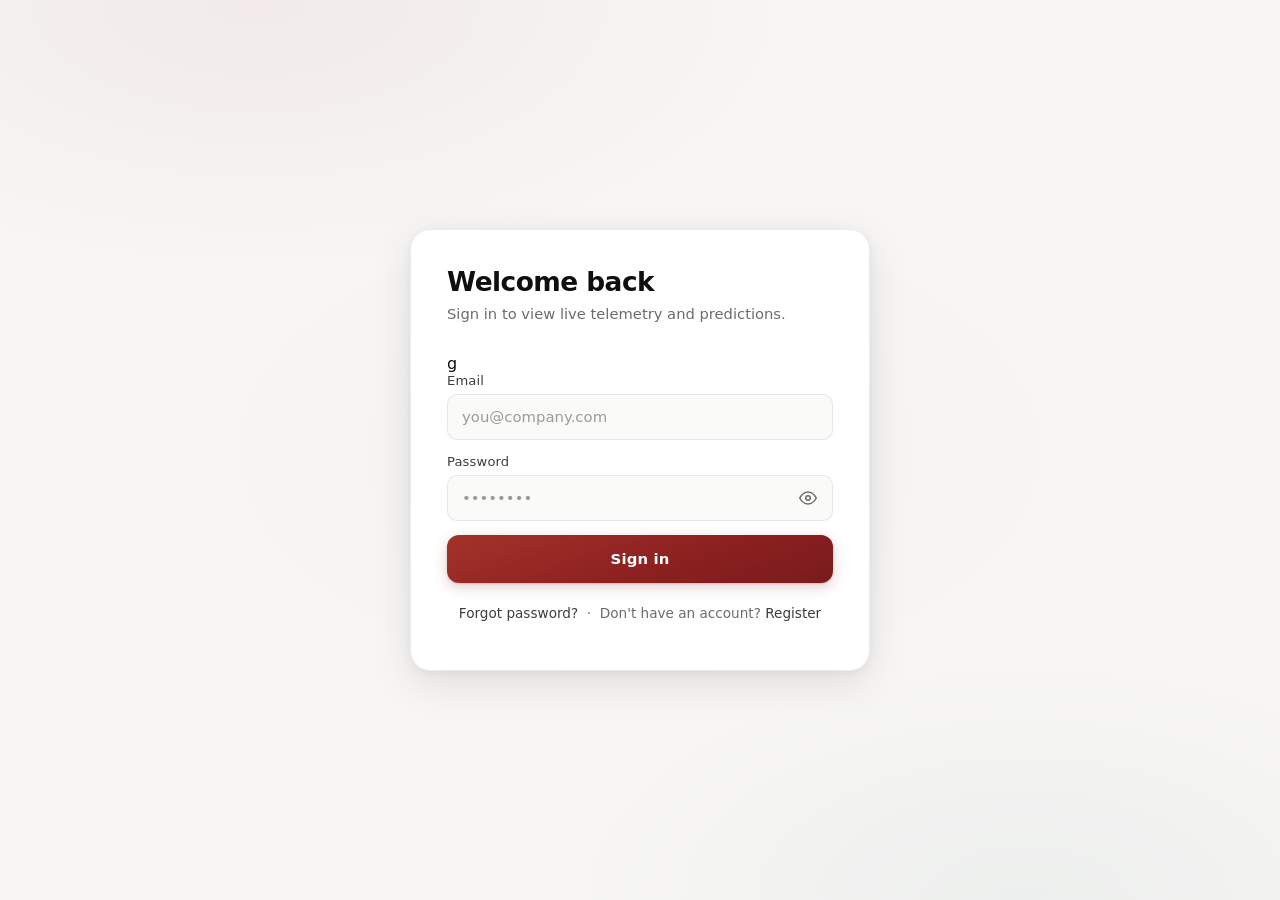
<file: frontend/authentication/change-password.html>
<!DOCTYPE html>
<html lang="en">
<head>
    <meta charset="utf-8">
    <meta name="viewport" content="width=device-width, initial-scale=1">
    <title>Change Password</title>
    <link rel="stylesheet" href="auth-shared.css">
    <!-- Theme-aware favicons using media queries -->
    <link rel="icon" type="image/svg+xml" href="../assets/favicon/favicon-light.svg" media="(prefers-color-scheme: light)">
    <link rel="icon" type="image/svg+xml" href="../assets/favicon/favicon-dark.svg" media="(prefers-color-scheme: dark)">
</head>
<body class="auth-page-body">
    <div class="auth-shell">
        <div class="auth-card">
            <h2>Change your password</h2>
            <p class="subtitle">You'll need your current password to confirm.</p>

            <div class="banner error" id="errorBanner"></div>
            <div class="banner success" id="successBanner"></div>

            <form id="changeForm">
                <div class="field">
                    <label for="currentPassword">Current password</label>
                    <input type="password" id="currentPassword" required autocomplete="current-password" placeholder="••••••••">
                </div>
                <div class="field">
                    <label for="newPassword">New password</label>
                    <input type="password" id="newPassword" required autocomplete="new-password" placeholder="••••••••">
                </div>
                <p class="password-rules" id="passwordRules">
                    Must be 8+ characters with an uppercase letter, lowercase letter, digit, and special character.
                </p>
                <button class="cta" type="submit" id="submitButton">Update password</button>
            </form>

            <p class="auth-links">
                <a href="../dashboard/index.html">Back to dashboard</a>
            </p>
        </div>
    </div>

    <script src="auth-shared.js"></script>
    <script>
        Auth.requireAuth();

        const form = document.getElementById('changeForm');
        const errorBanner = document.getElementById('errorBanner');
        const successBanner = document.getElementById('successBanner');
        const submitButton = document.getElementById('submitButton');
        const newPasswordInput = document.getElementById('newPassword');
        const passwordRules = document.getElementById('passwordRules');

        function showError(message) {
            successBanner.classList.remove('visible');
            errorBanner.textContent = message;
            errorBanner.classList.add('visible');
        }

        newPasswordInput.addEventListener('input', () => {
            const value = newPasswordInput.value;
            const checks = [
                [value.length >= 8, '8+ characters'],
                [/[A-Z]/.test(value), 'an uppercase letter'],
                [/[a-z]/.test(value), 'a lowercase letter'],
                [/\d/.test(value), 'a digit'],
                [/[^A-Za-z0-9]/.test(value), 'a special character'],
            ];
            const missing = checks.filter(([ok]) => !ok).map(([, label]) => label);
            passwordRules.textContent = missing.length
                ? `Still needs: ${missing.join(', ')}.`
                : 'Looks good!';
            passwordRules.style.color = missing.length ? 'var(--error)' : 'var(--success)';
        });

        form.addEventListener('submit', async (e) => {
            e.preventDefault();
            errorBanner.classList.remove('visible');
            successBanner.classList.remove('visible');
            submitButton.disabled = true;
            submitButton.textContent = 'Updating…';

            const current_password = document.getElementById('currentPassword').value;
            const new_password = newPasswordInput.value;

            try {
                const response = await Auth.authedFetch('/api/auth/change-password', {
                    method: 'POST',
                    headers: { 'Content-Type': 'application/json' },
                    body: JSON.stringify({ current_password, new_password }),
                });
                const data = await response.json();

                if (!response.ok) {
                    showError(data.detail || 'Could not update password.');
                    return;
                }

                successBanner.textContent = data.message;
                successBanner.classList.add('visible');
                form.reset();
                passwordRules.textContent = 'Must be 8+ characters with an uppercase letter, lowercase letter, digit, and special character.';
                passwordRules.style.color = 'var(--muted)';
            } catch (err) {
                showError('Could not reach the server.');
            } finally {
                submitButton.disabled = false;
                submitButton.textContent = 'Update password';
            }
        });
    </script>
</body>
</html>
</file>
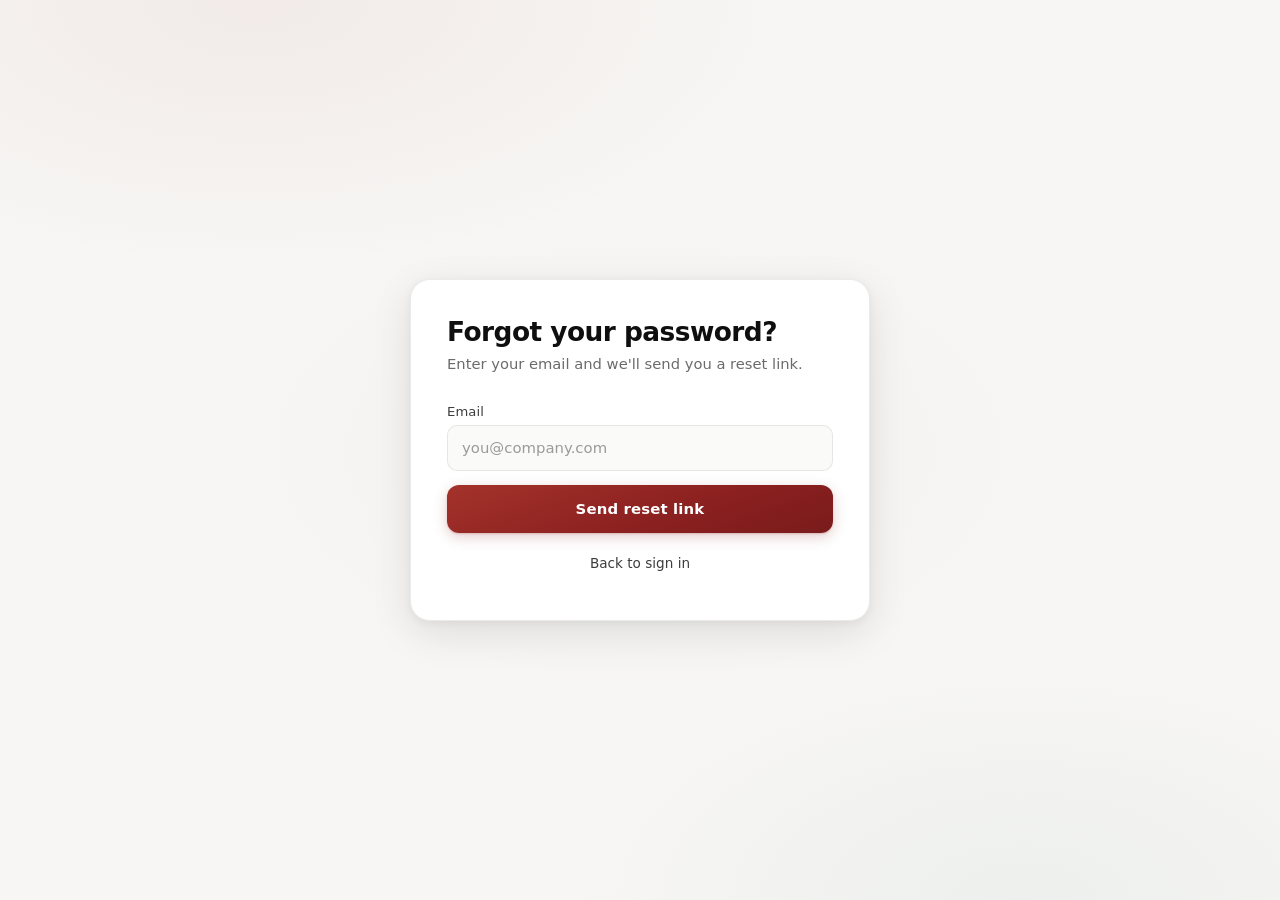
<file: frontend/authentication/forgot-password.html>
<!DOCTYPE html>
<html lang="en">
<head>
    <meta charset="utf-8">
    <meta name="viewport" content="width=device-width, initial-scale=1">
    <title>Forgot Password — Predictive Maintenance System</title>
    <link rel="stylesheet" href="auth-shared.css">
    <link rel="icon" type="image/svg+xml" href="../assets/favicon/favicon-light.svg">
</head>
<body class="auth-page-body">
    <div class="auth-shell">
        <div class="auth-card">
            <h2>Forgot your password?</h2>
            <p class="subtitle">Enter your email and we'll send you a reset link.</p>

            <div class="banner success" id="successBanner"></div>

            <form id="forgotForm">
                <div class="field">
                    <label for="email">Email</label>
                    <input type="email" id="email" name="email" required autocomplete="email" placeholder="you@company.com">
                </div>
                <button class="cta" type="submit" id="submitButton">Send reset link</button>
            </form>

            <p class="auth-links">
                <a href="login.html">Back to sign in</a>
            </p>
        </div>
    </div>

    <script src="auth-shared.js"></script>
    <script>
        const form = document.getElementById('forgotForm');
        const successBanner = document.getElementById('successBanner');
        const submitButton = document.getElementById('submitButton');

        form.addEventListener('submit', async (e) => {
            e.preventDefault();
            submitButton.disabled = true;
            submitButton.textContent = 'Sending…';

            const email = document.getElementById('email').value.trim();

            try {
                const response = await fetch(`${API_BASE}/api/auth/forgot-password`, {
                    method: 'POST',
                    headers: { 'Content-Type': 'application/json' },
                    body: JSON.stringify({ email }),
                });
                const data = await response.json();
                successBanner.textContent = data.message || 'If that email is registered, a reset link has been sent.';
                successBanner.classList.add('visible');
                form.reset();
            } catch (err) {
                successBanner.textContent = 'Could not reach the server. Is the backend running?';
                successBanner.classList.add('visible');
            } finally {
                submitButton.disabled = false;
                submitButton.textContent = 'Send reset link';
            }
        });
    </script>
</body>
</html>
</file>
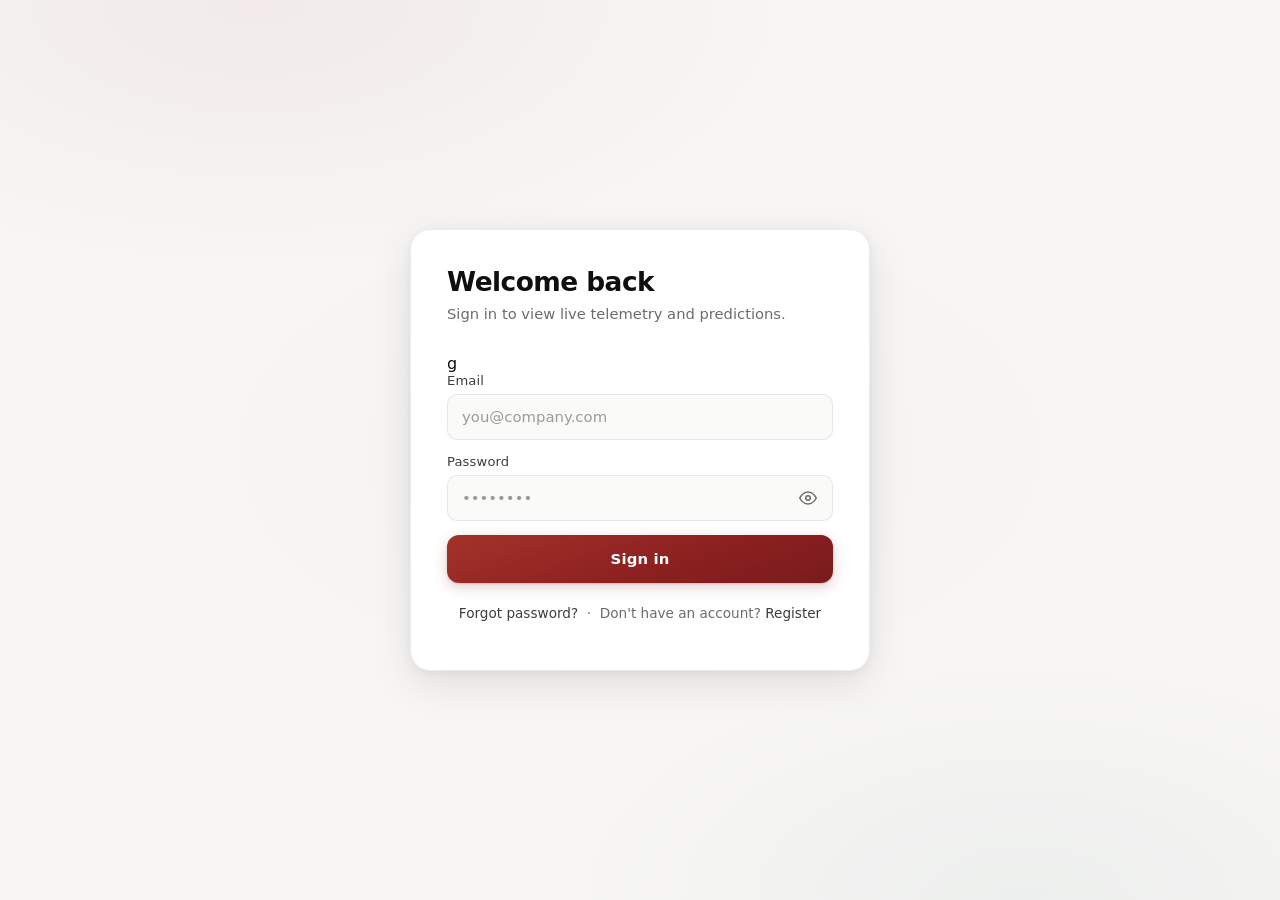
<file: frontend/authentication/login.html>
<!DOCTYPE html>
<html lang="en">
<head>
    <meta charset="utf-8">
    <meta name="viewport" content="width=device-width, initial-scale=1">
    <title>Sign In</title>
    <link rel="stylesheet" href="auth-shared.css">
    <link rel="icon" type="image/svg+xml" href="../assets/favicon/favicon-light.svg">
    <!-- Google Identity Services -->
    <script src="https://accounts.google.com/gsi/client" async defer></script>
</head>
<body class="auth-page-body">
    <div class="auth-shell">
        <div class="auth-card">
            <h2>Welcome back</h2>
            <p class="subtitle">Sign in to view live telemetry and predictions.</p>
g
            <div class="banner error" id="errorBanner"></div>
            <div class="banner success" id="successBanner"></div>

            <form id="loginForm">
                <div class="field">
                    <label for="email">Email</label>
                    <input type="email" id="email" name="email" required autocomplete="email" placeholder="you@company.com">
                </div>
                <div class="field">
                    <label for="password">Password</label>
                    <input type="password" id="password" name="password" required autocomplete="current-password" placeholder="••••••••">
                </div>
                <button class="cta" type="submit" id="submitButton">Sign in</button>
            </form>

            <!-- Google Sign-In divider + button -->
            <div class="auth-divider" id="googleDivider" style="display:none;">or</div>
            <div id="googleBtnContainer" style="display:none; margin-top: 4px;"></div>

            <p class="auth-links">
                <a href="forgot-password.html">Forgot password?</a>
                &nbsp;&middot;&nbsp;
                Don't have an account? <a href="register.html">Register</a>
            </p>
        </div>
    </div>

    <script>
        window.PMS_API_BASE = 'http://127.0.0.1:8000';
    </script>
    <script src="auth-shared.js"></script>
    <script>
        const form          = document.getElementById('loginForm');
        const errorBanner   = document.getElementById('errorBanner');
        const successBanner = document.getElementById('successBanner');
        const submitButton  = document.getElementById('submitButton');

        function showError(message) {
            successBanner.classList.remove('visible');
            errorBanner.innerHTML = message;
            errorBanner.classList.add('visible');
        }

        function showSuccess(message) {
            errorBanner.classList.remove('visible');
            successBanner.innerHTML = message;
            successBanner.classList.add('visible');
        }

        async function readApiResponse(response) {
            const text = await response.text();
            if (!text) return {};
            try {
                return JSON.parse(text);
            } catch {
                return { detail: text };
            }
        }

        function loginErrorMessage(response, data) {
            if (response.status === 401) return data.detail || 'Incorrect email or password.';
            if (response.status === 403) return data.detail || 'This account cannot sign in yet.';
            if (response.status === 422) return data.detail || 'Enter a valid email and password.';
            if (response.status === 429) return 'Too many sign-in attempts. Please wait and try again.';
            if (response.status >= 500) return 'The authentication service is temporarily unavailable.';
            return data.detail || `Sign-in failed (HTTP ${response.status}).`;
        }

        /* ── Email / password login ─────────────────────────────────── */
        form.addEventListener('submit', async (e) => {
            e.preventDefault();
            errorBanner.classList.remove('visible');
            successBanner.classList.remove('visible');
            submitButton.disabled = true;
            submitButton.textContent = 'Signing in…';

            const email    = document.getElementById('email').value.trim();
            const password = document.getElementById('password').value;

            try {
                const response = await fetch(`${API_BASE}/api/auth/login`, {
                    method: 'POST',
                    headers: { 'Content-Type': 'application/json' },
                    body: JSON.stringify({ email, password }),
                });
                const data = await readApiResponse(response);

                if (!response.ok) {
                    // Check if it's an email verification error
                    if (response.status === 403 && data.detail && data.detail.includes('verify your email')) {
                        showVerificationError(email);
                    } else {
                        showError(loginErrorMessage(response, data));
                    }
                    return;
                }

                Auth.saveTokens(data.access_token, data.refresh_token);
                window.location.href = DASHBOARD_PATH;
            } catch (error) {
                if (error?.name === 'AbortError') {
                    showError('Sign-in timed out. Check the backend connection and try again.');
                } else {
                    showError('Could not reach the authentication service. Check the backend connection and try again.');
                }
            } finally {
                submitButton.disabled = false;
                submitButton.textContent = 'Sign in';
            }
        });

        function showVerificationError(email) {
            errorBanner.innerHTML = `
                <div style="display: flex; flex-direction: column; gap: 10px;">
                    <div>Please verify your email address before logging in. Check your inbox for the verification link.</div>
                    <button
                        onclick="resendVerificationEmail('${email}')"
                        style="align-self: flex-start; padding: 8px 14px; background: var(--accent); color: white; border: none; border-radius: 8px; cursor: pointer; font-size: 0.85rem; font-weight: 500; transition: all var(--transition);"
                        onmouseover="this.style.background='var(--accent-hover)'"
                        onmouseout="this.style.background='var(--accent)'"
                    >
                        Resend verification email
                    </button>
                </div>
            `;
            errorBanner.classList.add('visible');
        }

        async function resendVerificationEmail(email) {
            try {
                const response = await fetch(`${API_BASE}/api/auth/resend-verification`, {
                    method: 'POST',
                    headers: { 'Content-Type': 'application/json' },
                    body: JSON.stringify({ email }),
                });
                const data = await response.json();

                if (response.ok) {
                    showSuccess('Verification email sent! Please check your inbox.');
                } else {
                    showError(data.detail || 'Could not resend verification email.');
                }
            } catch {
                showError('Could not reach the server. Please try again.');
            }
        }

        /* ── Google Sign-In ─────────────────────────────────────────── */
        async function handleGoogleCredential(response) {
            errorBanner.classList.remove('visible');
            try {
                const res = await fetch(`${API_BASE}/api/auth/google`, {
                    method: 'POST',
                    headers: { 'Content-Type': 'application/json' },
                    body: JSON.stringify({ id_token: response.credential }),
                });
                const data = await res.json();
                if (!res.ok) { showError(data.detail || 'Google sign-in failed.'); return; }
                Auth.saveTokens(data.access_token, data.refresh_token);
                window.location.href = DASHBOARD_PATH;
            } catch {
                showError('Could not reach the server. Is the backend running?');
            }
        }

        async function initGoogleSignIn() {
            try {
                const res = await fetch(`${API_BASE}/api/auth/config`);
                if (!res.ok) return;
                const { google_client_id } = await res.json();
                if (!google_client_id) return;

                // Reveal UI elements
                document.getElementById('googleDivider').style.display = '';
                document.getElementById('googleBtnContainer').style.display = '';

                // Detect dark mode for button theme
                const isDark = document.documentElement.getAttribute('data-theme') === 'dark';

                google.accounts.id.initialize({
                    client_id: google_client_id,
                    callback: handleGoogleCredential,
                });
                google.accounts.id.renderButton(
                    document.getElementById('googleBtnContainer'),
                    {
                        theme: isDark ? 'filled_black' : 'outline',
                        size: 'large',
                        shape: 'rectangular',
                        width: 388,   /* matches card inner width */
                        text: 'signin_with',
                        logo_alignment: 'center',
                    }
                );
            } catch { /* Google SDK unavailable — silently skip */ }
        }

        // Wait for Google SDK then initialise
        window.addEventListener('load', initGoogleSignIn);
    </script>
</body>
</html>
</file>
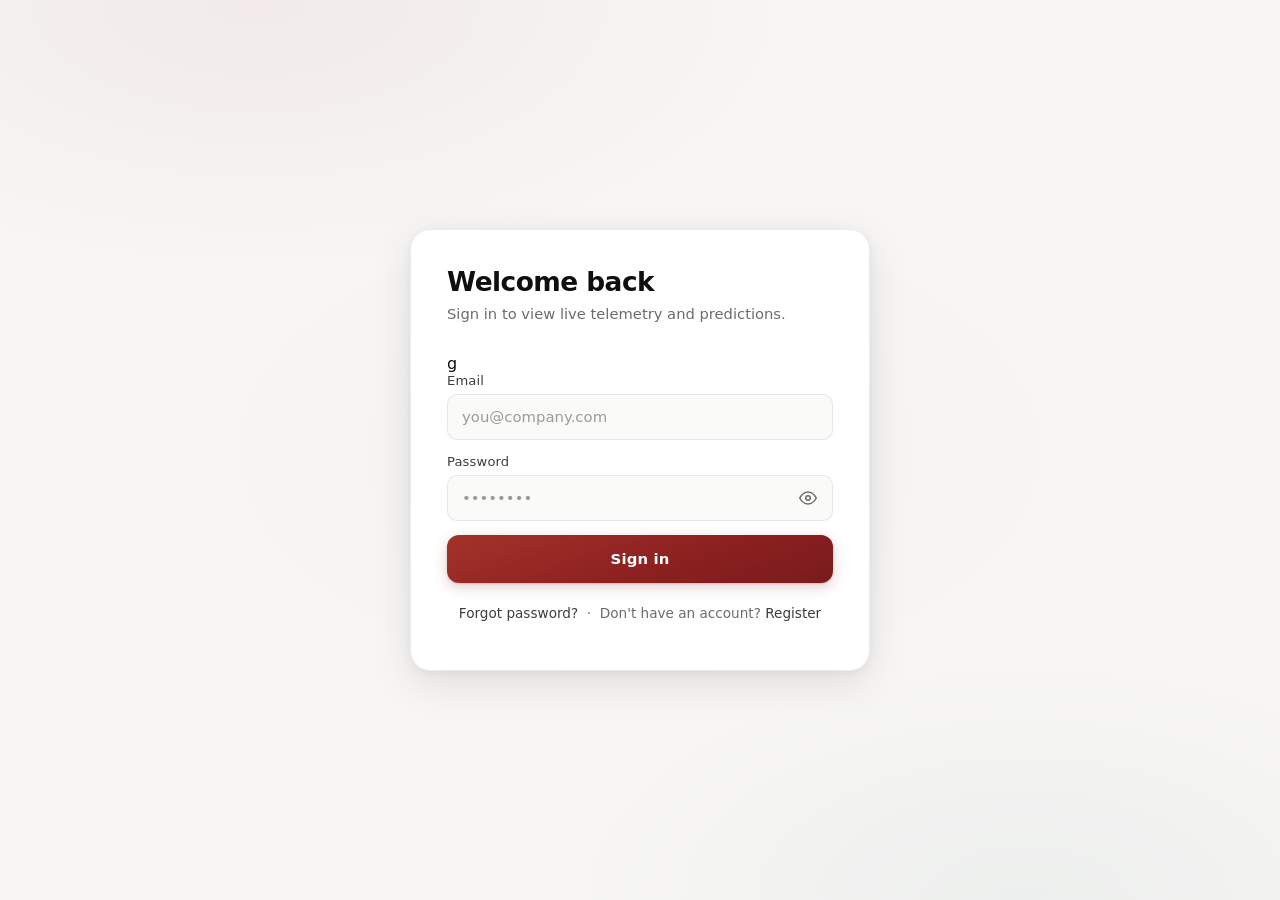
<file: frontend/authentication/profile.html>
<!DOCTYPE html>
<html lang="en">
<head>
    <meta charset="utf-8">
    <meta name="viewport" content="width=device-width, initial-scale=1">
    <title>Profile Settings</title>
    <link rel="stylesheet" href="auth-shared.css">
    <link rel="icon" type="image/svg+xml" href="../assets/favicon/favicon-light.svg">
    <style>
        .profile-row {
            display: flex;
            justify-content: space-between;
            align-items: center;
            padding: 14px 0;
            border-bottom: 1px solid var(--border);
        }
        .profile-row:last-child { border-bottom: none; }
        .profile-row .label {
            color: var(--muted);
            font-size: 0.85rem;
            font-weight: 700;
            text-transform: uppercase;
            letter-spacing: 0.04em;
        }
        .profile-row .value {
            font-weight: 700;
            text-align: right;
        }
        .badge {
            display: inline-flex;
            align-items: center;
            gap: 6px;
            padding: 4px 10px;
            border-radius: 999px;
            font-size: 0.8rem;
            font-weight: 700;
        }
        .badge.verified { background: rgba(29, 138, 79, 0.1); color: var(--success); }
        .badge.unverified { background: rgba(196, 138, 44, 0.15); color: var(--accent-3); }
        .profile-actions {
            display: flex;
            flex-wrap: wrap;
            gap: 12px;
            margin-top: 24px;
        }
        .profile-actions .cta { flex: 1 1 auto; text-align: center; text-decoration: none; }
        .profile-actions .account-signout-btn { flex: 1 1 auto; }
    </style>
</head>
<body class="auth-page-body">
    <div class="auth-shell" style="max-width: 480px;">
        <div class="auth-card">
            <h2>Profile settings</h2>
            <p class="subtitle">Your account details and quick actions.</p>

            <div id="profileContent">
                <p class="subtitle">Loading your profile…</p>
            </div>

            <div class="profile-actions">
                <a class="cta" href="change-password.html">Change password</a>
                <button class="account-signout-btn" id="signOutButton" type="button" style="padding: 13px 20px;">Sign out</button>
            </div>

            <p class="auth-links">
                <a href="../dashboard/index.html">Back to dashboard</a>
            </p>
        </div>
    </div>

    <script>
        window.PMS_LOGIN_PATH = 'login.html';
    </script>
    <script src="auth-shared.js"></script>
    <script>
        Auth.requireAuth();

        async function loadProfile() {
            const user = await Auth.fetchMe();
            const content = document.getElementById('profileContent');
            if (!user) {
                content.innerHTML = '<p class="subtitle">Could not load your profile.</p>';
                return;
            }

            const verifiedBadge = user.is_verified
                ? '<span class="badge verified">Verified</span>'
                : '<span class="badge unverified">Not verified</span>';

            const joined = new Date(user.created_at);
            const joinedLabel = Number.isNaN(joined.getTime())
                ? '--'
                : joined.toLocaleDateString(undefined, { year: 'numeric', month: 'short', day: 'numeric' });

            content.innerHTML = `
                <div class="profile-row">
                    <span class="label">Full name</span>
                    <span class="value">${user.full_name}</span>
                </div>
                <div class="profile-row">
                    <span class="label">Email</span>
                    <span class="value">${user.email}</span>
                </div>
                <div class="profile-row">
                    <span class="label">Role</span>
                    <span class="value" style="text-transform: capitalize;">${user.role.replace('_', ' ')}</span>
                </div>
                <div class="profile-row">
                    <span class="label">Email status</span>
                    <span class="value">${verifiedBadge}</span>
                </div>
                <div class="profile-row">
                    <span class="label">Member since</span>
                    <span class="value">${joinedLabel}</span>
                </div>
            `;
        }

        document.getElementById('signOutButton').addEventListener('click', () => {
            Auth.logout();
        });

        loadProfile();
    </script>
</body>
</html>
</file>
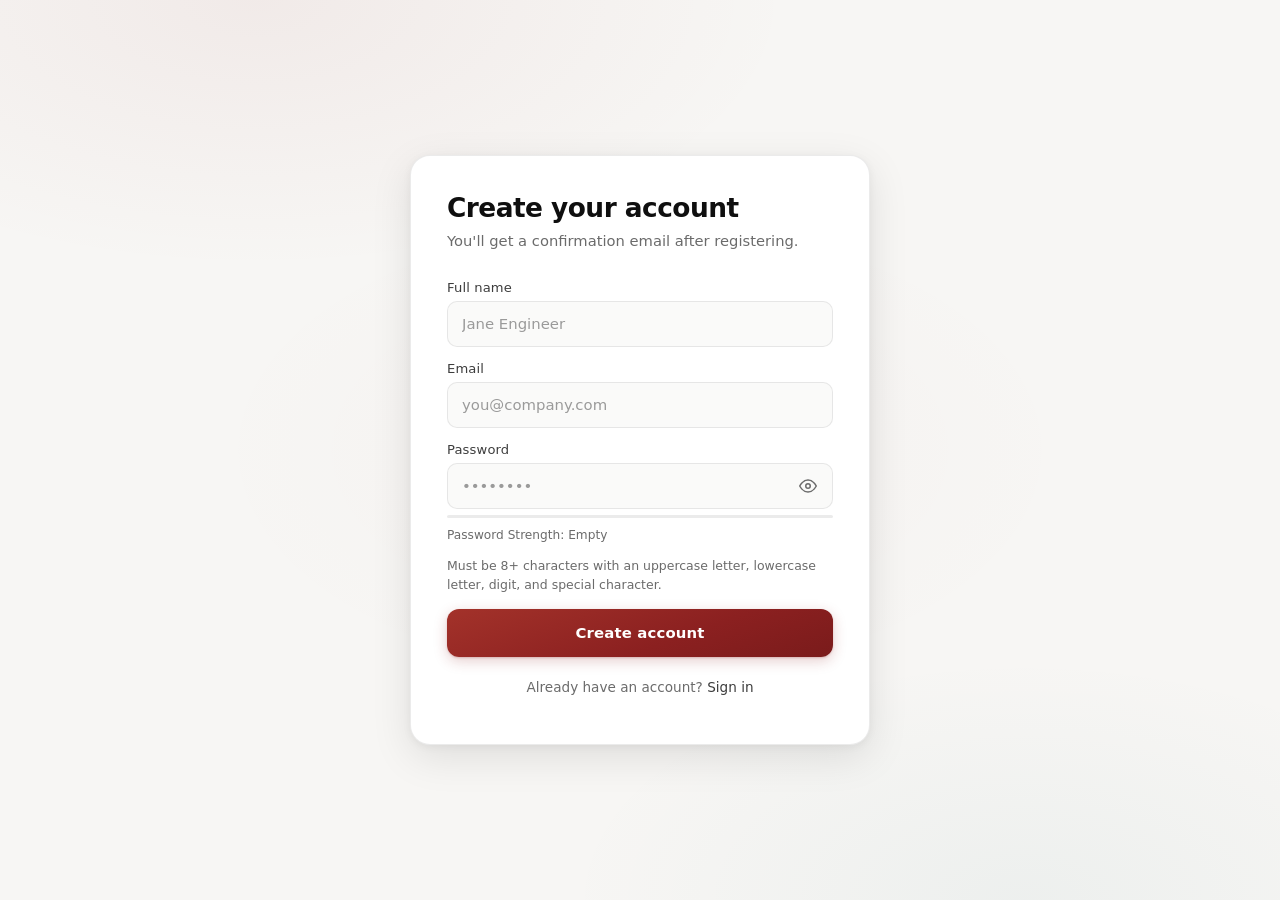
<file: frontend/authentication/register.html>
<!DOCTYPE html>
<html lang="en">
<head>
    <meta charset="utf-8">
    <meta name="viewport" content="width=device-width, initial-scale=1">
    <title>Create Account</title>
    <link rel="stylesheet" href="auth-shared.css">
    <link rel="icon" type="image/svg+xml" href="../assets/favicon/favicon-light.svg">
    <!-- Google Identity Services -->
    <script src="https://accounts.google.com/gsi/client" async defer></script>
</head>
<body class="auth-page-body">
    <div class="auth-shell">
        <div class="auth-card">
            <h2>Create your account</h2>
            <p class="subtitle">You'll get a confirmation email after registering.</p>

            <div class="banner error"   id="errorBanner"></div>
            <div class="banner success" id="successBanner"></div>

            <form id="registerForm">
                <div class="field">
                    <label for="fullName">Full name</label>
                    <input type="text" id="fullName" name="fullName" required autocomplete="name" placeholder="Jane Engineer">
                </div>
                <div class="field">
                    <label for="email">Email</label>
                    <input type="email" id="email" name="email" required autocomplete="email" placeholder="you@company.com">
                </div>
                <div class="field">
                    <label for="password">Password</label>
                    <input type="password" id="password" name="password" required autocomplete="new-password" placeholder="••••••••">
                </div>

                <div class="field" id="confirmPasswordFieldContainer" style="display: none; margin-top: 16px;">
                    <label for="confirmPassword">Re-enter password</label>
                    <input type="password" id="confirmPassword" name="confirmPassword" placeholder="••••••••">
                    <p class="password-rules" id="confirmPasswordError" style="display: none; margin-top: 4px; font-size: 0.8rem; font-weight: 500;"></p>
                </div>

                <p class="password-rules" id="passwordRules">
                    Must be 8+ characters with an uppercase letter, lowercase letter, digit, and special character.
                </p>
                <button class="cta" type="submit" id="submitButton">Create account</button>
            </form>

            <!-- Google Sign-In divider + button -->
            <div class="auth-divider" id="googleDivider" style="display:none;">or sign up with</div>
            <div id="googleBtnContainer" style="display:none; margin-top: 4px;"></div>

            <p class="auth-links">
                Already have an account? <a href="login.html">Sign in</a>
            </p>
        </div>
    </div>

    <script src="auth-shared.js"></script>
    <script>
        const form                    = document.getElementById('registerForm');
        const errorBanner             = document.getElementById('errorBanner');
        const successBanner           = document.getElementById('successBanner');
        const submitButton            = document.getElementById('submitButton');
        const passwordInput           = document.getElementById('password');
        const passwordRules           = document.getElementById('passwordRules');
        const confirmFieldContainer   = document.getElementById('confirmPasswordFieldContainer');
        const confirmPasswordInput    = document.getElementById('confirmPassword');
        const confirmPasswordError    = document.getElementById('confirmPasswordError');

        function showError(message) {
            successBanner.classList.remove('visible');
            errorBanner.textContent = message;
            errorBanner.classList.add('visible');
        }

        function showSuccess(message) {
            errorBanner.classList.remove('visible');
            successBanner.textContent = message;
            successBanner.classList.add('visible');
        }

        async function readApiResponse(response) {
            const text = await response.text();
            if (!text) return {};
            try {
                return JSON.parse(text);
            } catch {
                return { detail: text };
            }
        }

        function registrationErrorMessage(response, data) {
            if (response.status === 409) return data.detail || 'This account cannot be created with those details.';
            if (response.status === 422) {
                return Array.isArray(data.detail)
                    ? data.detail.map(d => d.msg).join(', ')
                    : data.detail || 'Enter valid registration details.';
            }
            if (response.status >= 500) return 'The registration service is temporarily unavailable.';
            return data.detail || `Registration failed (HTTP ${response.status}).`;
        }

        passwordInput.addEventListener('input', () => {
            const value = passwordInput.value;

            confirmFieldContainer.style.display = value.length > 0 ? 'block' : 'none';
            if (value.length === 0) {
                confirmPasswordInput.value = '';
                confirmPasswordError.style.display = 'none';
            }

            const checks = [
                [value.length >= 8,          '8+ characters'],
                [/[A-Z]/.test(value),        'an uppercase letter'],
                [/[a-z]/.test(value),        'a lowercase letter'],
                [/\d/.test(value),           'a digit'],
                [/[^A-Za-z0-9]/.test(value), 'a special character'],
            ];
            const missing = checks.filter(([ok]) => !ok).map(([, label]) => label);
            passwordRules.textContent = missing.length ? `Still needs: ${missing.join(', ')}.` : 'Looks good!';
            passwordRules.style.color = missing.length ? 'var(--error)' : 'var(--success)';

            if (confirmPasswordInput.value.length > 0) validateConfirmPassword();
        });

        function validateConfirmPassword() {
            const match = confirmPasswordInput.value === passwordInput.value;
            if (confirmPasswordInput.value.length === 0) {
                confirmPasswordError.style.display = 'none';
            } else if (!match) {
                confirmPasswordError.textContent = 'Passwords do not match.';
                confirmPasswordError.style.color = 'var(--error)';
                confirmPasswordError.style.display = 'block';
            } else {
                confirmPasswordError.textContent = 'Passwords match!';
                confirmPasswordError.style.color = 'var(--success)';
                confirmPasswordError.style.display = 'block';
            }
        }

        confirmPasswordInput.addEventListener('input', validateConfirmPassword);

        form.addEventListener('submit', async (e) => {
            e.preventDefault();
            errorBanner.classList.remove('visible');
            successBanner.classList.remove('visible');

            if (passwordInput.value !== confirmPasswordInput.value) {
                showError('Passwords do not match.');
                return;
            }

            submitButton.disabled = true;
            submitButton.textContent = 'Creating account…';

            const full_name = document.getElementById('fullName').value.trim();
            const email     = document.getElementById('email').value.trim();
            const password  = passwordInput.value;

            try {
                const response = await fetch(`${API_BASE}/api/auth/register`, {
                    method: 'POST',
                    headers: { 'Content-Type': 'application/json' },
                    body: JSON.stringify({ full_name, email, password }),
                });
                const data = await readApiResponse(response);

                if (!response.ok) {
                    showError(registrationErrorMessage(response, data));
                    return;
                }

                showSuccess('Account created! Check your email for a confirmation link, then sign in.');
                form.reset();
                confirmFieldContainer.style.display = 'none';
                confirmPasswordError.style.display  = 'none';
                passwordRules.textContent = 'Must be 8+ characters with an uppercase letter, lowercase letter, digit, and special character.';
                passwordRules.style.color = 'var(--muted)';
            } catch (error) {
                if (error?.name === 'AbortError') {
                    showError('Registration timed out. Check the backend connection and try again.');
                } else {
                    showError('Could not reach the registration service. Check the backend connection and try again.');
                }
            } finally {
                submitButton.disabled = false;
                submitButton.textContent = 'Create account';
            }
        });

        /* ── Google Sign-In ─────────────────────────────────────────── */
        async function handleGoogleCredential(response) {
            errorBanner.classList.remove('visible');
            try {
                const res = await fetch(`${API_BASE}/api/auth/google`, {
                    method: 'POST',
                    headers: { 'Content-Type': 'application/json' },
                    body: JSON.stringify({ id_token: response.credential }),
                });
                const data = await res.json();
                if (!res.ok) { showError(data.detail || 'Google sign-up failed.'); return; }
                Auth.saveTokens(data.access_token, data.refresh_token);
                window.location.href = DASHBOARD_PATH;
            } catch {
                showError('Could not reach the server. Is the backend running?');
            }
        }

        async function initGoogleSignIn() {
            try {
                const res = await fetch(`${API_BASE}/api/auth/config`);
                if (!res.ok) return;
                const { google_client_id } = await res.json();
                if (!google_client_id) return;

                document.getElementById('googleDivider').style.display    = '';
                document.getElementById('googleBtnContainer').style.display = '';

                const isDark = document.documentElement.getAttribute('data-theme') === 'dark';

                google.accounts.id.initialize({
                    client_id: google_client_id,
                    callback: handleGoogleCredential,
                });
                google.accounts.id.renderButton(
                    document.getElementById('googleBtnContainer'),
                    {
                        theme: isDark ? 'filled_black' : 'outline',
                        size: 'large',
                        shape: 'rectangular',
                        width: 388,
                        text: 'signup_with',
                        logo_alignment: 'center',
                    }
                );
            } catch { /* Google SDK unavailable — silently skip */ }
        }

        window.addEventListener('load', initGoogleSignIn);
    </script>
</body>
</html>
</file>
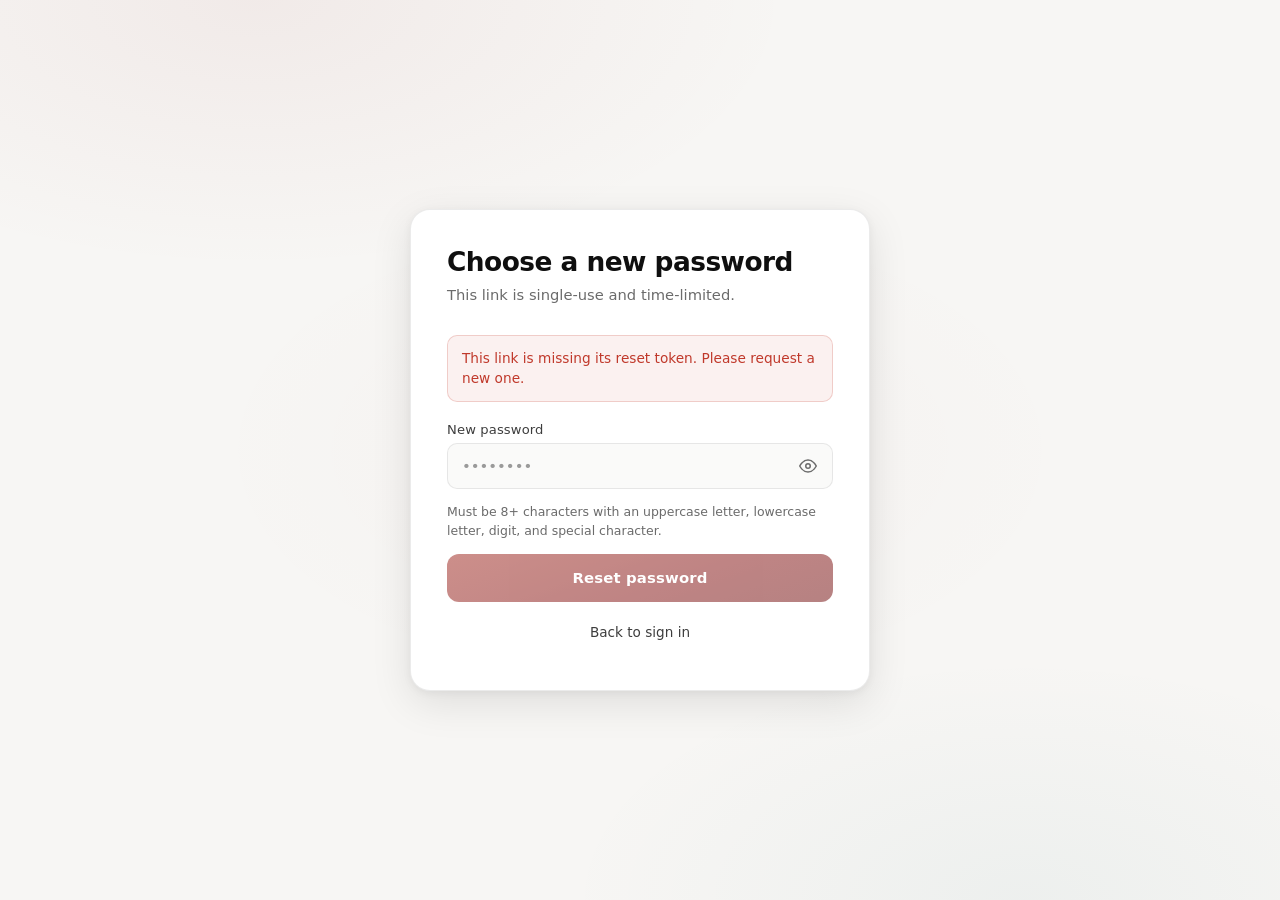
<file: frontend/authentication/reset-password.html>
<!DOCTYPE html>
<html lang="en">
<head>
    <meta charset="utf-8">
    <meta name="viewport" content="width=device-width, initial-scale=1">
    <title>Reset Password</title>
    <link rel="stylesheet" href="auth-shared.css">
    <link rel="icon" type="image/svg+xml" href="../assets/favicon/favicon-light.svg">
</head>
<body class="auth-page-body">
    <div class="auth-shell">
        <div class="auth-card">
            <h2>Choose a new password</h2>
            <p class="subtitle" id="subtitle">This link is single-use and time-limited.</p>

            <div class="banner error" id="errorBanner"></div>
            <div class="banner success" id="successBanner"></div>

            <form id="resetForm">
                <div class="field">
                    <label for="password">New password</label>
                    <input type="password" id="password" name="password" required autocomplete="new-password" placeholder="••••••••">
                </div>
                <p class="password-rules" id="passwordRules">
                    Must be 8+ characters with an uppercase letter, lowercase letter, digit, and special character.
                </p>
                <button class="cta" type="submit" id="submitButton">Reset password</button>
            </form>

            <p class="auth-links">
                <a href="login.html">Back to sign in</a>
            </p>
        </div>
    </div>

    <script src="auth-shared.js"></script>
    <script>
        const form = document.getElementById('resetForm');
        const errorBanner = document.getElementById('errorBanner');
        const successBanner = document.getElementById('successBanner');
        const submitButton = document.getElementById('submitButton');
        const passwordInput = document.getElementById('password');
        const passwordRules = document.getElementById('passwordRules');

        const token = new URLSearchParams(window.location.search).get('token');
        if (!token) {
            errorBanner.textContent = 'This link is missing its reset token. Please request a new one.';
            errorBanner.classList.add('visible');
            form.querySelectorAll('input, button').forEach(el => el.disabled = true);
        }

        function showError(message) {
            successBanner.classList.remove('visible');
            errorBanner.textContent = message;
            errorBanner.classList.add('visible');
        }

        passwordInput.addEventListener('input', () => {
            const value = passwordInput.value;
            const checks = [
                [value.length >= 8, '8+ characters'],
                [/[A-Z]/.test(value), 'an uppercase letter'],
                [/[a-z]/.test(value), 'a lowercase letter'],
                [/\d/.test(value), 'a digit'],
                [/[^A-Za-z0-9]/.test(value), 'a special character'],
            ];
            const missing = checks.filter(([ok]) => !ok).map(([, label]) => label);
            passwordRules.textContent = missing.length
                ? `Still needs: ${missing.join(', ')}.`
                : 'Looks good!';
            passwordRules.style.color = missing.length ? 'var(--error)' : 'var(--success)';
        });

        form.addEventListener('submit', async (e) => {
            e.preventDefault();
            errorBanner.classList.remove('visible');
            submitButton.disabled = true;
            submitButton.textContent = 'Resetting…';

            try {
                const response = await fetch(`${API_BASE}/api/auth/reset-password`, {
                    method: 'POST',
                    headers: { 'Content-Type': 'application/json' },
                    body: JSON.stringify({ token, new_password: passwordInput.value }),
                });
                const data = await response.json();

                if (!response.ok) {
                    showError(data.detail || 'Could not reset password.');
                    return;
                }

                form.style.display = 'none';
                successBanner.textContent = `${data.message} Redirecting to sign in…`;
                successBanner.classList.add('visible');
                setTimeout(() => { window.location.href = 'login.html'; }, 2000);
            } catch (err) {
                showError('Could not reach the server. Is the backend running?');
            } finally {
                submitButton.disabled = false;
                submitButton.textContent = 'Reset password';
            }
        });
    </script>
</body>
</html>
</file>
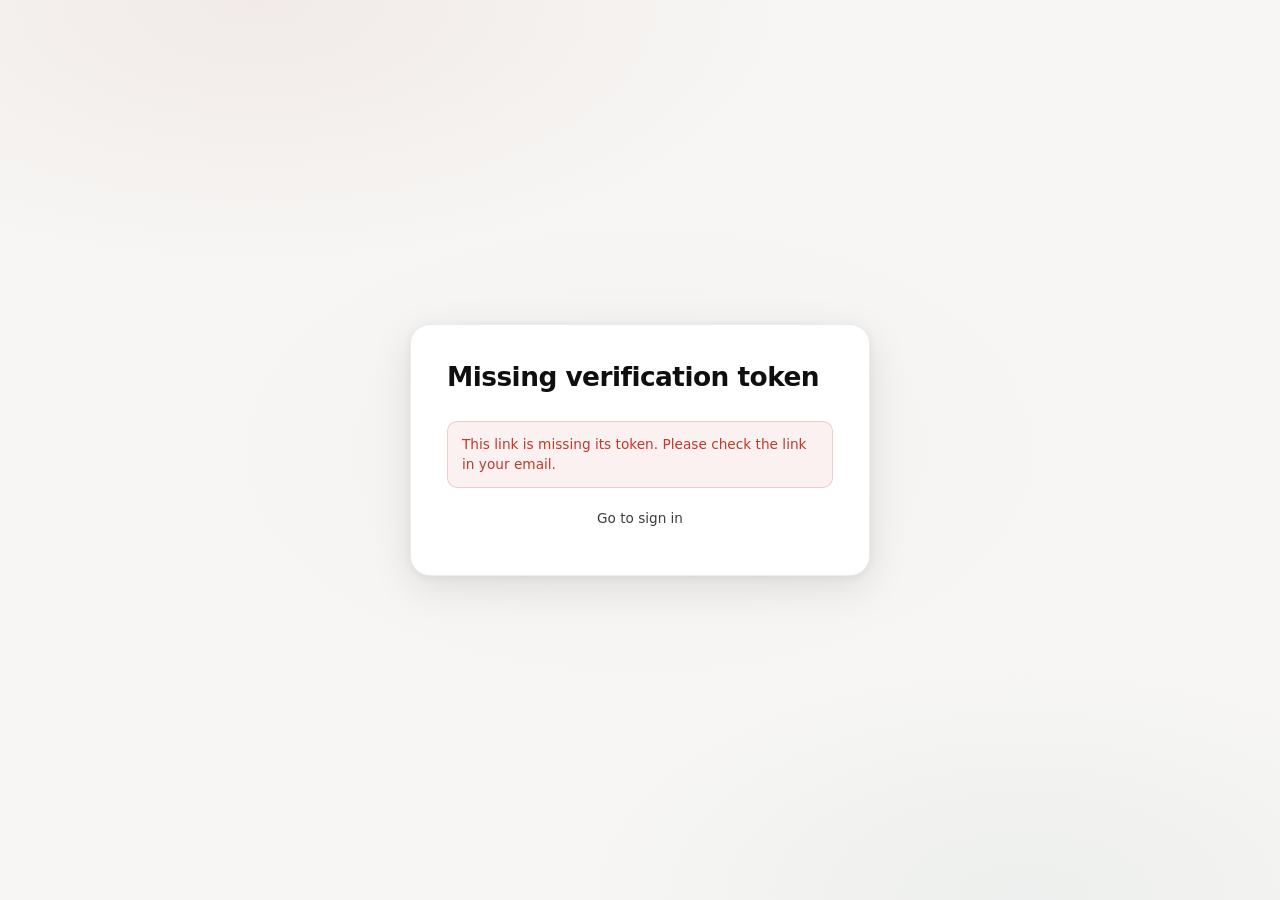
<file: frontend/authentication/verify-email.html>
<!DOCTYPE html>
<html lang="en">
<head>
    <meta charset="utf-8">
    <meta name="viewport" content="width=device-width, initial-scale=1">
    <title>Verify Email</title>
    <link rel="stylesheet" href="auth-shared.css">
    <link rel="icon" type="image/svg+xml" href="../assets/favicon/favicon-light.svg">
</head>
<body class="auth-page-body">
    <div class="auth-shell">
        <div class="auth-card">
            <h2 id="title">Confirming your email…</h2>
            <p class="subtitle" id="subtitle">One moment.</p>

            <div class="banner error" id="errorBanner"></div>
            <div class="banner success" id="successBanner"></div>

            <p class="auth-links">
                <a href="login.html">Go to sign in</a>
            </p>
        </div>
    </div>

    <script>
        const API_BASE = 'http://127.0.0.1:8000';
        const title = document.getElementById('title');
        const subtitle = document.getElementById('subtitle');
        const errorBanner = document.getElementById('errorBanner');
        const successBanner = document.getElementById('successBanner');

        const token = new URLSearchParams(window.location.search).get('token');

        async function verify() {
            if (!token) {
                title.textContent = 'Missing verification token';
                subtitle.textContent = '';
                errorBanner.textContent = 'This link is missing its token. Please check the link in your email.';
                errorBanner.classList.add('visible');
                return;
            }

            try {
                const response = await fetch(`${API_BASE}/api/auth/verify-email?token=${encodeURIComponent(token)}`);
                const data = await response.json();

                if (!response.ok) {
                    title.textContent = 'Verification failed';
                    subtitle.textContent = '';
                    errorBanner.textContent = data.detail || 'This link is invalid or has expired.';
                    errorBanner.classList.add('visible');
                    return;
                }

                title.textContent = 'Email confirmed';
                subtitle.textContent = '';
                successBanner.textContent = data.message;
                successBanner.classList.add('visible');
            } catch (err) {
                title.textContent = 'Could not verify';
                subtitle.textContent = '';
                errorBanner.textContent = 'Could not reach the server. Is the backend running?';
                errorBanner.classList.add('visible');
            }
        }

        verify();
    </script>
</body>
</html>
</file>
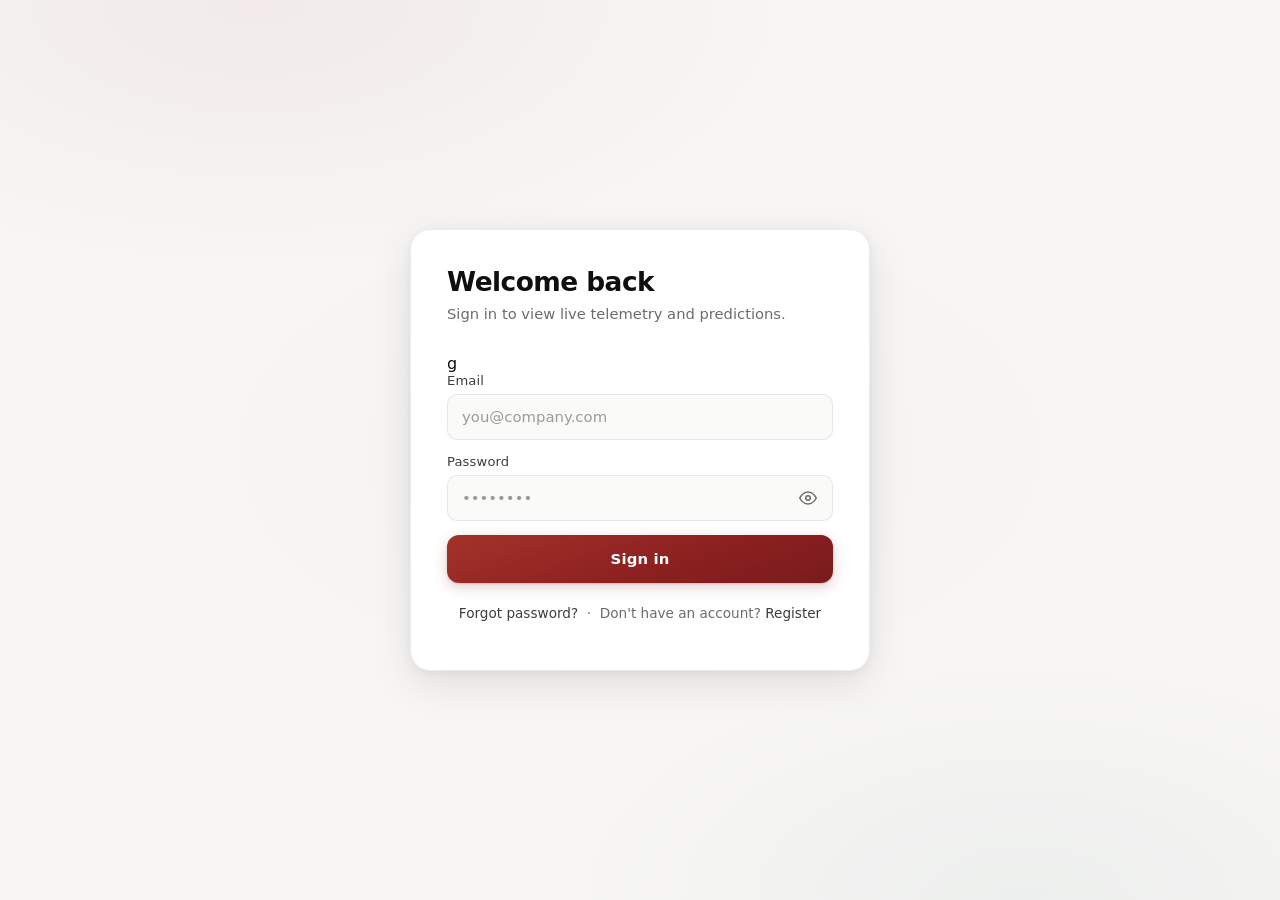
<file: frontend/dashboard/alerts.html>
<!DOCTYPE html>
<html lang="en">

<head>
    <meta charset="utf-8">
    <meta name="viewport" content="width=device-width, initial-scale=1">
    <title>Alert Center - PMS</title>
    <link rel="preconnect" href="https://fonts.googleapis.com">
    <link rel="preconnect" href="https://fonts.gstatic.com" crossorigin>
    <link href="https://fonts.googleapis.com/css2?family=DM+Sans:wght@400;500;700&display=swap" rel="stylesheet">
    <link rel="stylesheet" href="../authentication/auth-shared.css">
    <link rel="stylesheet" href="dashboard.css">
    <link rel="icon" type="image/svg+xml" href="../assets/favicon/favicon-light.svg">
</head>

<body>
    <div class="app-layout">
        <aside class="sidebar">
            <div class="sidebar-brand">
                <a href="index.html" style="display:flex;align-items:center;gap:8px;text-decoration:none;color:inherit;">
                    <img src="../assets/brand/logo-wordmark-light.svg" alt="PMS" class="brand-logo-img brand-logo-light" style="height:28px;">
                    <img src="../assets/brand/logo-wordmark-dark.svg" alt="PMS" class="brand-logo-img brand-logo-dark" style="height:28px;">
                </a>
            </div>
            <nav class="sidebar-nav">
                <a href="index.html" class="nav-item">
                    <svg class="nav-icon" viewBox="0 0 24 24" aria-hidden="true">
                        <rect x="3" y="3" width="7" height="9" rx="1" />
                        <rect x="14" y="3" width="7" height="5" rx="1" />
                        <rect x="14" y="12" width="7" height="9" rx="1" />
                        <rect x="3" y="16" width="7" height="5" rx="1" />
                    </svg>
                    <span>Dashboard</span>
                </a>
                <a href="alerts.html" class="nav-item active" aria-current="page">
                    <svg class="nav-icon" viewBox="0 0 24 24" aria-hidden="true">
                        <path d="M18 8A6 6 0 0 0 6 8c0 7-3 9-3 9h18s-3-2-3-9" />
                        <path d="M13.73 21a2 2 0 0 1-3.46 0" />
                    </svg>
                    <span>Alerts</span>
                </a>
                <a href="anomalies.html" class="nav-item">
                    <svg class="nav-icon" viewBox="0 0 24 24" aria-hidden="true">
                        <polyline points="22 12 18 12 15 21 9 3 6 12 2 12" />
                    </svg>
                    <span>Anomalies</span>
                </a>
                <a href="#" class="nav-item disabled" aria-disabled="true">
                    <!-- Analytics icon -->
                    <svg class="nav-icon" viewBox="0 0 24 24" aria-hidden="true">
                        <line x1="18" y1="20" x2="18" y2="10" />
                        <line x1="12" y1="20" x2="12" y2="4" />
                        <line x1="6" y1="20" x2="6" y2="14" />
                    </svg>
                    <span>Analytics</span>
                </a>
                <!-- Users link: revealed for admin by alerts.js -->
                <a href="users.html" class="nav-item" id="navUsers" style="display:none;">
                    <svg class="nav-icon" viewBox="0 0 24 24" aria-hidden="true">
                        <path d="M17 21v-2a4 4 0 0 0-4-4H5a4 4 0 0 0-4 4v2"/>
                        <circle cx="9" cy="7" r="4"/>
                        <path d="M23 21v-2a4 4 0 0 0-3-3.87M16 3.13a4 4 0 0 1 0 7.75"/>
                    </svg>
                    <span>Users</span>
                </a>
            </nav>
            <div class="sidebar-footer">
                <div id="pms-account-strip">
                    <p class="soft" style="font-size: 0.82rem; margin: 0; text-align: center;">Loading...</p>
                </div>
            </div>
        </aside>

        <main class="main-content">
            <header class="content-header">
                <div class="header-info">
                    <h2>Alert Center</h2>
                    <p>Persisted alerts from RUL threshold evaluation and anomaly detection.</p>
                </div>
                <div class="header-actions">
                    <button class="btn-refresh" id="refreshAlertsBtn">
                        <svg viewBox="0 0 24 24" style="width:16px;height:16px;" aria-hidden="true">
                            <path d="M23 4v6h-6M1 20v-6h6M3.51 9a9 9 0 0 1 14.85-3.36L23 10M1 14l4.64 4.36A9 9 0 0 0 20.49 15" fill="none" stroke="currentColor" stroke-width="2"/>
                        </svg>
                        <span>Refresh</span>
                    </button>
                </div>
            </header>

            <div class="page-shell">
                <section class="metrics-grid" aria-label="Alert summary">
                    <div class="metric-card primary">
                        <div class="tag"><span class="pulse"></span> Open</div>
                        <div class="stat" id="openCount">--</div>
                        <div class="sub">Unacknowledged alerts</div>
                    </div>
                    <div class="metric-card">
                        <div class="tag">Acknowledged</div>
                        <div class="stat" id="ackCount">--</div>
                        <div class="sub">Under investigation</div>
                    </div>
                    <div class="metric-card">
                        <div class="tag">Resolved</div>
                        <div class="stat" id="resolvedCount">--</div>
                        <div class="sub">Closed by admin</div>
                    </div>
                    <div class="metric-card">
                        <div class="tag">Critical</div>
                        <div class="stat" id="criticalCount">--</div>
                        <div class="sub">High-severity open</div>
                    </div>
                </section>

                <section class="content-grid">
                    <article class="panel" style="grid-column: 1 / -1;">
                        <div class="panel-head">
                            <div>
                                <h3>Alert History</h3>
                                <p>Filter and review all persisted alerts. Acknowledge or resolve based on your role.</p>
                            </div>
                            <div style="display:flex;gap:8px;align-items:center;flex-wrap:wrap;">
                                <select id="statusFilter" style="padding:6px 10px;border-radius:8px;border:1px solid var(--border,#ddd);background:var(--surface,#fff);color:inherit;">
                                    <option value="">All statuses</option>
                                    <option value="open">Open</option>
                                    <option value="acknowledged">Acknowledged</option>
                                    <option value="resolved">Resolved</option>
                                </select>
                                <select id="severityFilter" style="padding:6px 10px;border-radius:8px;border:1px solid var(--border,#ddd);background:var(--surface,#fff);color:inherit;">
                                    <option value="">All severities</option>
                                    <option value="warning">Warning</option>
                                    <option value="critical">Critical</option>
                                </select>
                            </div>
                        </div>

                        <div id="alertsError" class="error-box" style="display:none;color:var(--error,#c00);padding:8px 12px;border-radius:8px;background:rgba(200,0,0,0.06);margin-bottom:12px;"></div>

                        <div class="table-scroll">
                            <table id="alertsTable">
                                <thead>
                                    <tr>
                                        <th>Severity</th>
                                        <th>Type</th>
                                        <th>Engine</th>
                                        <th>Run</th>
                                        <th>Cycle</th>
                                        <th>Message</th>
                                        <th>Status</th>
                                        <th>Created</th>
                                        <th style="width:110px;min-width:110px;">Actions</th>
                                    </tr>
                                </thead>
                                <tbody id="alertsBody">
                                    <tr><td colspan="9" class="soft" style="text-align:center;padding:28px;">Loading alerts...</td></tr>
                                </tbody>
                            </table>
                        </div>

                        <div style="display:flex;justify-content:space-between;align-items:center;margin-top:12px;flex-wrap:wrap;gap:8px;">
                            <span class="soft" id="alertsPageInfo" style="font-size:0.85rem;">--</span>
                            <div style="display:flex;gap:8px;">
                                <button id="prevPageBtn" class="btn-refresh" disabled style="opacity:0.5;">Prev</button>
                                <button id="nextPageBtn" class="btn-refresh">Next</button>
                            </div>
                        </div>
                    </article>
                </section>
            </div>
        </main>
    </div>

    <script>
        window.PMS_LOGIN_PATH = '../authentication/login.html';
        window.PMS_CHANGE_PASSWORD_PATH = '../authentication/change-password.html';
        window.PMS_PROFILE_PATH = '../authentication/profile.html';
        window.PMS_API_BASE = 'http://127.0.0.1:8000';
    </script>
    <script src="../authentication/auth-shared.js"></script>
    <script>Auth.requireAuth();</script>
    <script src="alerts.js" defer></script>
</body>

</html>
</file>
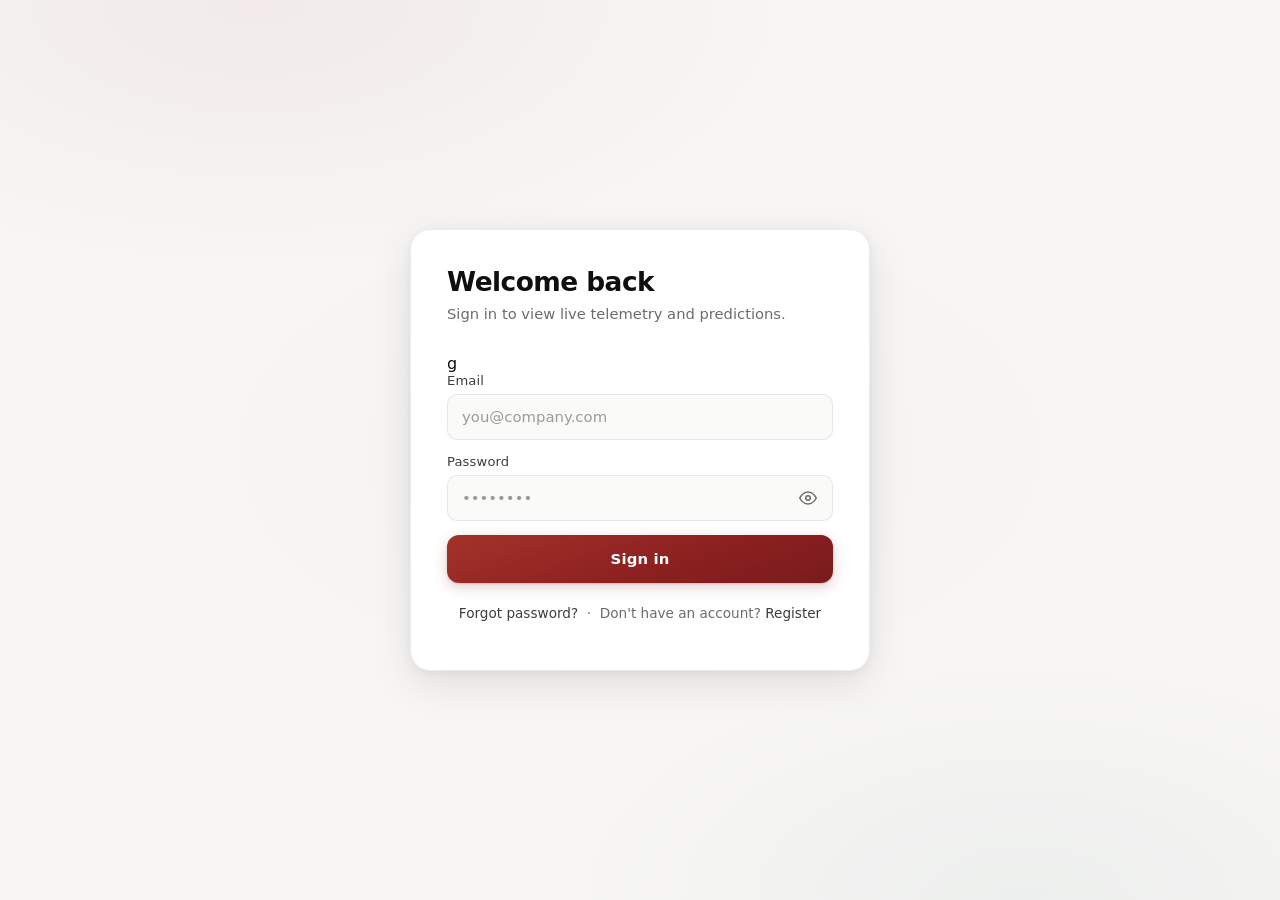
<file: frontend/dashboard/anomalies.html>
<!DOCTYPE html>
<html lang="en">

<head>
    <meta charset="utf-8">
    <meta name="viewport" content="width=device-width, initial-scale=1">
    <title>Anomaly Detection - PMS</title>
    <link rel="preconnect" href="https://fonts.googleapis.com">
    <link rel="preconnect" href="https://fonts.gstatic.com" crossorigin>
    <link href="https://fonts.googleapis.com/css2?family=DM+Sans:wght@400;500;700&display=swap" rel="stylesheet">
    <link rel="stylesheet" href="../authentication/auth-shared.css">
    <link rel="stylesheet" href="dashboard.css">
    <link rel="icon" type="image/svg+xml" href="../assets/favicon/favicon-light.svg">
</head>

<body>
    <div class="app-layout">
        <aside class="sidebar">
            <div class="sidebar-brand">
                <a href="index.html" style="display:flex;align-items:center;gap:8px;text-decoration:none;color:inherit;">
                    <img src="../assets/brand/logo-wordmark-light.svg" alt="PMS" class="brand-logo-img brand-logo-light" style="height:28px;">
                    <img src="../assets/brand/logo-wordmark-dark.svg" alt="PMS" class="brand-logo-img brand-logo-dark" style="height:28px;">
                </a>
            </div>
            <nav class="sidebar-nav">
                <a href="index.html" class="nav-item">
                    <svg class="nav-icon" viewBox="0 0 24 24" aria-hidden="true">
                        <rect x="3" y="3" width="7" height="9" rx="1" />
                        <rect x="14" y="3" width="7" height="5" rx="1" />
                        <rect x="14" y="12" width="7" height="9" rx="1" />
                        <rect x="3" y="16" width="7" height="5" rx="1" />
                    </svg>
                    <span>Dashboard</span>
                </a>
                <a href="alerts.html" class="nav-item">
                    <svg class="nav-icon" viewBox="0 0 24 24" aria-hidden="true">
                        <path d="M18 8A6 6 0 0 0 6 8c0 7-3 9-3 9h18s-3-2-3-9" />
                        <path d="M13.73 21a2 2 0 0 1-3.46 0" />
                    </svg>
                    <span>Alerts</span>
                </a>
                <a href="anomalies.html" class="nav-item active" aria-current="page">
                    <svg class="nav-icon" viewBox="0 0 24 24" aria-hidden="true">
                        <polyline points="22 12 18 12 15 21 9 3 6 12 2 12" />
                    </svg>
                    <span>Anomalies</span>
                </a>
                <a href="#" class="nav-item disabled" aria-disabled="true">
                    <!-- Analytics icon -->
                    <svg class="nav-icon" viewBox="0 0 24 24" aria-hidden="true">
                        <line x1="18" y1="20" x2="18" y2="10" />
                        <line x1="12" y1="20" x2="12" y2="4" />
                        <line x1="6" y1="20" x2="6" y2="14" />
                    </svg>
                    <span>Analytics</span>
                </a>
                <!-- Users link: revealed for admin by anomalies.js -->
                <a href="users.html" class="nav-item" id="navUsers" style="display:none;">
                    <svg class="nav-icon" viewBox="0 0 24 24" aria-hidden="true">
                        <path d="M17 21v-2a4 4 0 0 0-4-4H5a4 4 0 0 0-4 4v2"/>
                        <circle cx="9" cy="7" r="4"/>
                        <path d="M23 21v-2a4 4 0 0 0-3-3.87M16 3.13a4 4 0 0 1 0 7.75"/>
                    </svg>
                    <span>Users</span>
                </a>
            </nav>
            <div class="sidebar-footer">
                <div id="pms-account-strip">
                    <p class="soft" style="font-size: 0.82rem; margin: 0; text-align: center;">Loading...</p>
                </div>
            </div>
        </aside>

        <main class="main-content">
            <header class="content-header">
                <div class="header-info">
                    <h2>Anomaly Detection</h2>
                    <p>Z-score and threshold-based detection over stored telemetry. Run detection and review persisted anomaly events.</p>
                </div>
                <div class="header-actions">
                    <button class="btn-refresh" id="runDetectionBtn">
                        <svg viewBox="0 0 24 24" style="width:16px;height:16px;" aria-hidden="true">
                            <path d="M21 2v6h-6M3 12a9 9 0 0 1 15-6.7L21 8M3 22v-6h6M21 12a9 9 0 0 1-15 6.7L3 16" fill="none" stroke="currentColor" stroke-width="2"/>
                        </svg>
                        <span>Run Detection</span>
                    </button>
                </div>
            </header>

            <div class="page-shell">
                <section class="fleet-context" aria-label="Anomaly detection parameters">
                    <div>
                        <span class="fleet-context-label">Detection target</span>
                        <label for="anomDataset">Dataset</label>
                    </div>
                    <select id="anomDataset" style="max-width:100px;">
                        <option value="FD001" selected>FD001</option>
                        <option value="FD002">FD002</option>
                        <option value="FD003">FD003</option>
                        <option value="FD004">FD004</option>
                    </select>
                    <label for="anomUnit">Unit</label>
                    <input id="anomUnit" type="number" value="1" min="1" max="500" style="width:70px;padding:4px 8px;border-radius:6px;border:1px solid var(--border,#ddd);background:var(--surface,#fff);color:inherit;">
                    <label for="anomRun">Run ID</label>
                    <input id="anomRun" type="text" value="acceptance-fd001-unit1-20261112T0015Z" style="width:260px;padding:4px 8px;border-radius:6px;border:1px solid var(--border,#ddd);background:var(--surface,#fff);color:inherit;font-size:0.82rem;">
                    <p class="fleet-selection-hint" id="anomHint">Run detection against stored telemetry for the selected engine and run.</p>
                </section>

                <section class="metrics-grid" aria-label="Anomaly summary">
                    <div class="metric-card primary">
                        <div class="tag"><span class="pulse"></span> Detected</div>
                        <div class="stat" id="anomTotal">--</div>
                        <div class="sub">Total anomaly events</div>
                    </div>
                    <div class="metric-card">
                        <div class="tag">Critical</div>
                        <div class="stat" id="anomCritical">--</div>
                        <div class="sub">Severity critical</div>
                    </div>
                    <div class="metric-card">
                        <div class="tag">High</div>
                        <div class="stat" id="anomHigh">--</div>
                        <div class="sub">Severity high</div>
                    </div>
                    <div class="metric-card">
                        <div class="tag">Z-score method</div>
                        <div class="stat" id="anomZscore">--</div>
                        <div class="sub">Statistical detections</div>
                    </div>
                </section>

                <section class="content-grid">
                    <article class="panel" style="grid-column: 1 / -1;">
                        <div class="panel-head">
                            <div>
                                <h3>Anomaly Events</h3>
                                <p>Persisted anomaly records from Z-score and threshold detection.</p>
                            </div>
                        </div>

                        <div id="anomError" class="error-box" style="display:none;color:var(--error,#c00);padding:8px 12px;border-radius:8px;background:rgba(200,0,0,0.06);margin-bottom:12px;"></div>

                        <div class="table-scroll">
                            <table id="anomalyTable">
                                <thead>
                                    <tr>
                                        <th>Severity</th>
                                        <th>Sensor</th>
                                        <th>Method</th>
                                        <th>Engine</th>
                                        <th>Run</th>
                                        <th>Cycle</th>
                                        <th>Observed</th>
                                        <th>Score</th>
                                        <th>Timestamp</th>
                                        <th>Alert</th>
                                    </tr>
                                </thead>
                                <tbody id="anomalyBody">
                                    <tr><td colspan="10" class="soft" style="text-align:center;padding:28px;">No anomalies loaded. Click "Run Detection" to evaluate telemetry.</td></tr>
                                </tbody>
                            </table>
                        </div>
                    </article>
                </section>
            </div>
        </main>
    </div>

    <script>
        window.PMS_LOGIN_PATH = '../authentication/login.html';
        window.PMS_CHANGE_PASSWORD_PATH = '../authentication/change-password.html';
        window.PMS_PROFILE_PATH = '../authentication/profile.html';
        window.PMS_API_BASE = 'http://127.0.0.1:8000';
    </script>
    <script src="../authentication/auth-shared.js"></script>
    <script>Auth.requireAuth();</script>
    <script src="anomalies.js" defer></script>
</body>

</html>
</file>
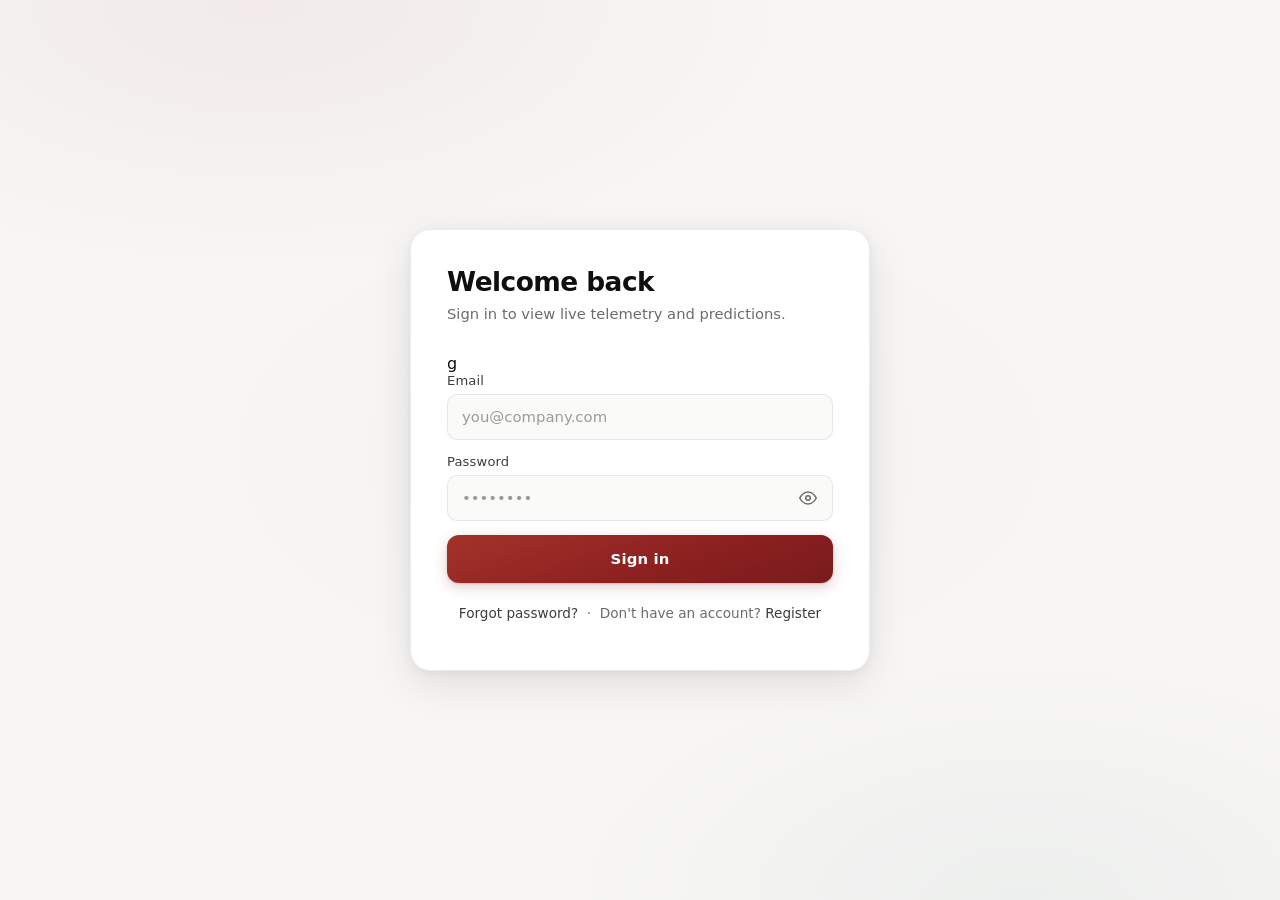
<file: frontend/dashboard/users.html>
<!DOCTYPE html>
<html lang="en">

<head>
    <meta charset="utf-8">
    <meta name="viewport" content="width=device-width, initial-scale=1">
    <title>User Management - PMS</title>
    <link rel="preconnect" href="https://fonts.googleapis.com">
    <link rel="preconnect" href="https://fonts.gstatic.com" crossorigin>
    <link href="https://fonts.googleapis.com/css2?family=DM+Sans:wght@400;500;700&display=swap" rel="stylesheet">
    <link rel="stylesheet" href="../authentication/auth-shared.css">
    <link rel="stylesheet" href="dashboard.css">
    <link rel="icon" type="image/svg+xml" href="../assets/favicon/favicon-light.svg">
</head>

<body>
<div class="app-layout">

    <aside class="sidebar">
        <div class="sidebar-brand">
            <a href="index.html" style="display:flex;align-items:center;gap:8px;text-decoration:none;color:inherit;">
                <img src="../assets/brand/logo-wordmark-light.svg" alt="PMS" class="brand-logo-img brand-logo-light" style="height:28px;">
                <img src="../assets/brand/logo-wordmark-dark.svg" alt="PMS" class="brand-logo-img brand-logo-dark" style="height:28px;">
            </a>
        </div>
        <nav class="sidebar-nav" id="sidebarNav">
            <!-- populated by users.js once role is known -->
        </nav>
        <div class="sidebar-footer">
            <div id="pms-account-strip">
                <p class="soft" style="font-size:0.82rem;margin:0;text-align:center;">Loading…</p>
            </div>
        </div>
    </aside>

    <main class="main-content">
        <header class="content-header">
            <div class="header-info">
                <h2>User Management</h2>
                <p>Assign roles and manage accounts. Administrator access required.</p>
            </div>
            <div class="header-actions">
                <button class="btn-refresh" id="refreshUsersBtn">
                    <svg viewBox="0 0 24 24" style="width:16px;height:16px;" aria-hidden="true">
                        <path d="M23 4v6h-6M1 20v-6h6M3.51 9a9 9 0 0 1 14.85-3.36L23 10M1 14l4.64 4.36A9 9 0 0 0 20.49 15"
                              fill="none" stroke="currentColor" stroke-width="2"/>
                    </svg>
                    <span>Refresh</span>
                </button>
            </div>
        </header>

        <div class="page-shell">

            <!-- toast notification -->
            <div id="toastMsg" style="display:none;padding:10px 18px;border-radius:8px;margin-bottom:16px;font-size:0.9rem;font-weight:500;"></div>

            <!-- access denied banner (shown for non-admins) -->
            <div id="accessDenied" style="display:none;" class="panel" aria-live="assertive">
                <div class="panel-head">
                    <div>
                        <h3 style="color:var(--error,#c00);">Access Restricted</h3>
                        <p>User Management requires Administrator role. Your current role does not have permission to view this page.</p>
                    </div>
                </div>
            </div>

            <!-- users table (admin only) -->
            <section class="content-grid" id="usersSection" style="display:none;">
                <article class="panel" style="grid-column:1/-1;">
                    <div class="panel-head">
                        <div>
                            <h3>Registered Users</h3>
                            <p>Change roles immediately. All changes are audit-logged with actor, target, old role, new role and timestamp.</p>
                        </div>
                        <span class="status-chip" id="userCount">Loading…</span>
                    </div>

                    <div class="table-scroll">
                        <table id="usersTable">
                            <thead>
                                <tr>
                                    <th>Name</th>
                                    <th>Email</th>
                                    <th>Current Role</th>
                                    <th>Status</th>
                                    <th>Provider</th>
                                    <th>Joined</th>
                                    <th>Change Role</th>
                                    <th>Save</th>
                                </tr>
                            </thead>
                            <tbody id="usersBody">
                                <tr><td colspan="8" class="soft" style="text-align:center;padding:28px;">Loading users…</td></tr>
                            </tbody>
                        </table>
                    </div>
                </article>

                <!-- Audit log for role changes -->
                <article class="panel" style="grid-column:1/-1;">
                    <div class="panel-head">
                        <div>
                            <h3>Role Change Audit Log</h3>
                            <p>Recent role assignments from the audit_logs table.</p>
                        </div>
                        <button class="btn-refresh" id="refreshAuditBtn" style="font-size:0.8rem;padding:4px 10px;">Refresh</button>
                    </div>
                    <div class="table-scroll">
                        <table id="auditTable">
                            <thead>
                                <tr>
                                    <th>Timestamp</th>
                                    <th>Actor (Admin)</th>
                                    <th>Event</th>
                                    <th>Detail</th>
                                </tr>
                            </thead>
                            <tbody id="auditBody">
                                <tr><td colspan="4" class="soft" style="text-align:center;padding:16px;">Loading…</td></tr>
                            </tbody>
                        </table>
                    </div>
                </article>
            </section>

        </div><!-- .page-shell -->
    </main>
</div><!-- .app-layout -->

<script>
    window.PMS_API_BASE        = 'http://127.0.0.1:8000';
    window.PMS_LOGIN_PATH      = '../authentication/login.html';
    window.PMS_CHANGE_PASSWORD_PATH = '../authentication/change-password.html';
    window.PMS_PROFILE_PATH    = '../authentication/profile.html';
</script>
<script src="../authentication/auth-shared.js"></script>
<script>Auth.requireAuth();</script>
<script src="users.js" defer></script>
</body>
</html>
</file>
<file: frontend/authentication/auth-shared.css>
/* ═══════════════════════════════════════════════════════════════════
   auth-shared.css — Premium Enterprise Authentication
   PMS · Predictive Maintenance System
   Design language: Stripe · Linear · Vercel · GitHub · OpenAI
   ═══════════════════════════════════════════════════════════════════ */

/* ── Tokens ─────────────────────────────────────────────────────── */
:root {
    --bg:             #F7F6F4;
    --bg-soft:        #EEEDEB;
    --surface:        #FFFFFF;
    --surface-raised: #FAFAF9;
    --text:           #0F0F0F;
    --text-secondary: #3D3D3D;
    --muted:          #6B6B6B;
    --muted-light:    #9A9A9A;
    --accent:         #8B2020;
    --accent-hover:   #7A1B1B;
    --accent-light:   #b84040;
    --accent-2:       #0f5d63;
    --accent-3:       #78828a;
    --border:         rgba(0, 0, 0, 0.08);
    --border-focus:   #8B2020;
    --shadow-sm:      0 1px 2px rgba(0,0,0,0.04), 0 1px 6px rgba(0,0,0,0.04);
    --shadow-md:      0 4px 16px rgba(0,0,0,0.07), 0 1px 4px rgba(0,0,0,0.04);
    --shadow-lg:      0 12px 40px rgba(0,0,0,0.10), 0 2px 8px rgba(0,0,0,0.05);
    --radius-card:    20px;
    --radius-input:   10px;
    --radius-btn:     12px;
    --font:           -apple-system, BlinkMacSystemFont, 'Segoe UI', system-ui, sans-serif;
    --error:          #C0392B;
    --error-bg:       rgba(192, 57, 43, 0.07);
    --error-border:   rgba(192, 57, 43, 0.20);
    --success:        #1A7F4B;
    --success-bg:     rgba(26, 127, 75, 0.07);
    --success-border: rgba(26, 127, 75, 0.20);
    --transition:     180ms cubic-bezier(0.4, 0, 0.2, 1);
}

[data-theme="dark"] {
    --bg:             #111111;
    --bg-soft:        #181818;
    --surface:        #1C1C1C;
    --surface-raised: #242424;
    --text:           #EEEEEE;
    --text-secondary: #CCCCCC;
    --muted:          #888888;
    --muted-light:    #666666;
    --accent:         #C0392B;
    --accent-hover:   #A93226;
    --accent-light:   #E05555;
    --border:         rgba(255,255,255,0.08);
    --border-focus:   #E05555;
    --shadow-sm:      0 1px 3px rgba(0,0,0,0.4);
    --shadow-md:      0 4px 20px rgba(0,0,0,0.5);
    --shadow-lg:      0 16px 48px rgba(0,0,0,0.65);
    --error:          #E05555;
    --error-bg:       rgba(224,85,85,0.08);
    --error-border:   rgba(224,85,85,0.20);
    --success:        #4EC9A0;
    --success-bg:     rgba(78,201,160,0.08);
    --success-border: rgba(78,201,160,0.20);
}

/* ── Reset ──────────────────────────────────────────────────────── */
*, *::before, *::after { box-sizing: border-box; }

html, body { margin: 0; }

/* ── Page body ──────────────────────────────────────────────────── */
body.auth-page-body {
    min-height: 100vh;
    font-family: var(--font);
    font-size: 16px;
    color: var(--text);
    display: flex;
    align-items: center;
    justify-content: center;
    padding: 32px 20px;

    /* Premium layered background */
    background-color: var(--bg);
    background-image:
        radial-gradient(ellipse 70% 50% at 20% 0%,   rgba(139,32,32,0.055) 0%, transparent 60%),
        radial-gradient(ellipse 60% 45% at 80% 100%,  rgba(15,93,99,0.045)  0%, transparent 60%),
        radial-gradient(ellipse 50% 40% at 50% 50%,   rgba(139,32,32,0.018) 0%, transparent 70%);
    background-attachment: fixed;

    transition: background-color var(--transition), color var(--transition);

    /* Page entrance animation */
    animation: auth-page-in 400ms cubic-bezier(0.4, 0, 0.2, 1) both;
}

@keyframes auth-page-in {
    from { opacity: 0; }
    to   { opacity: 1; }
}

/* ── Shell ──────────────────────────────────────────────────────── */
.auth-shell {
    width: 100%;
    max-width: 460px;
    animation: auth-shell-in 480ms cubic-bezier(0.4, 0, 0.2, 1) both;
}

@keyframes auth-shell-in {
    from { opacity: 0; transform: translateY(16px); }
    to   { opacity: 1; transform: translateY(0); }
}

/* ── Brand header ───────────────────────────────────────────────── */
.brand-row {
    display: flex;
    flex-direction: column;
    align-items: center;
    gap: 10px;
    margin-bottom: 24px;
    text-align: center;
}

/* Brand logo mark */
.brand-logo {
    width: 120px;
    height: auto;
    display: block;
    object-fit: contain;
    flex-shrink: 0;
}

/* Theme-aware logo visibility */
.brand-logo-light {
    display: block;
}

.brand-logo-dark {
    display: none;
}

[data-theme="dark"] .brand-logo-light {
    display: none;
}

[data-theme="dark"] .brand-logo-dark {
    display: block;
}

.brand-logo svg {
    width: 22px;
    height: 22px;
    stroke: #fff;
    fill: none;
    stroke-width: 2;
    stroke-linecap: round;
    stroke-linejoin: round;
}

.brand-name {
    margin: 0;
    font-size: 0.9rem;
    font-weight: 600;
    letter-spacing: 0.01em;
    color: var(--text);
}

.brand-tagline {
    margin: 0;
    font-size: 0.78rem;
    color: var(--muted);
    letter-spacing: 0.01em;
}

/* Legacy: if pages only have <h1> inside .brand-row */
.brand-row > h1 {
    margin: 0;
    font-size: 0.92rem;
    font-weight: 600;
    color: var(--text);
    letter-spacing: 0.01em;
}

/* ── Auth card ──────────────────────────────────────────────────── */
.auth-card {
    background: var(--surface);
    border: 1px solid var(--border);
    border-radius: var(--radius-card);
    box-shadow: var(--shadow-lg);
    padding: 36px 36px 32px;
}

.auth-card h2 {
    margin: 0 0 6px;
    font-size: 1.65rem;
    font-weight: 700;
    letter-spacing: -0.02em;
    color: var(--text);
    line-height: 1.2;
}

.auth-card .subtitle {
    margin: 0 0 28px;
    font-size: 0.92rem;
    color: var(--muted);
    line-height: 1.55;
}

/* ── Form fields ────────────────────────────────────────────────── */
.field {
    margin-bottom: 14px;
}

.field label {
    display: block;
    font-size: 0.82rem;
    font-weight: 500;
    color: var(--text-secondary);
    margin-bottom: 6px;
    letter-spacing: 0.01em;
}

.field input {
    width: 100%;
    height: 46px;
    padding: 0 14px;
    border-radius: var(--radius-input);
    border: 1px solid var(--border);
    background: var(--surface-raised);
    font-family: var(--font);
    font-size: 0.93rem;
    color: var(--text);
    outline: none;
    transition:
        border-color var(--transition),
        box-shadow var(--transition),
        background var(--transition);
    -webkit-appearance: none;
}

.field input::placeholder {
    color: var(--muted-light);
}

.field input:hover {
    border-color: rgba(0,0,0,0.18);
}

.field input:focus {
    border-color: var(--border-focus);
    box-shadow: 0 0 0 3px rgba(139,32,32,0.10);
    background: var(--surface);
}

[data-theme="dark"] .field input:hover {
    border-color: rgba(255,255,255,0.16);
}

[data-theme="dark"] .field input:focus {
    box-shadow: 0 0 0 3px rgba(224,85,85,0.12);
}

.field input.input-error {
    border-color: var(--error);
    box-shadow: 0 0 0 3px var(--error-bg);
}

/* ── Input container (password toggle wrapper) ──────────────────── */
.input-container {
    position: relative;
    display: flex;
    align-items: center;
    width: 100%;
}

.input-container.has-toggle input {
    padding-right: 44px;
}

.password-toggle-btn {
    position: absolute;
    right: 12px;
    background: none;
    border: none;
    cursor: pointer;
    padding: 4px;
    color: var(--muted);
    display: flex;
    align-items: center;
    justify-content: center;
    transition: color var(--transition), transform 120ms ease;
    user-select: none;
    z-index: 2;
    border-radius: 6px;
}

.password-toggle-btn:hover  { color: var(--text); }
.password-toggle-btn:active { transform: scale(0.88); }

.password-toggle-btn svg {
    width: 18px;
    height: 18px;
    stroke: currentColor;
    fill: none;
    stroke-width: 2;
}

/* ── Password rules hint ────────────────────────────────────────── */
.password-rules {
    margin: 4px 0 14px;
    font-size: 0.78rem;
    color: var(--muted);
    line-height: 1.5;
    transition: color var(--transition);
}

/* ── Password strength meter ────────────────────────────────────── */
.strength-meter-container {
    margin: 6px 0 14px;
}

.strength-meter-tracks {
    display: flex;
    gap: 4px;
    margin-bottom: 6px;
}

.strength-track {
    flex: 1;
    height: 3px;
    border-radius: 999px;
    background: var(--border);
    overflow: hidden;
}

.strength-track-fill {
    height: 100%;
    width: 0%;
    border-radius: inherit;
    transition: width 260ms cubic-bezier(0.4, 0, 0.2, 1), background-color 260ms ease;
}

/* Legacy single-bar support */
.strength-meter-bar {
    height: 3px;
    background: var(--border);
    border-radius: 999px;
    margin-bottom: 6px;
    overflow: hidden;
}

.strength-meter-fill {
    height: 100%;
    width: 0%;
    border-radius: inherit;
    transition: width 260ms cubic-bezier(0.4, 0, 0.2, 1), background-color 260ms ease;
}

.strength-meter-text {
    font-size: 0.76rem;
    font-weight: 500;
    color: var(--muted);
    transition: color var(--transition);
}

/* ── Primary button ─────────────────────────────────────────────── */
.cta {
    display: flex;
    align-items: center;
    justify-content: center;
    gap: 8px;
    width: 100%;
    height: 48px;
    margin-top: 8px;
    border: none;
    border-radius: var(--radius-btn);
    padding: 0 24px;
    background: linear-gradient(160deg, #a3322a 0%, #8B2020 60%, #7a1b1b 100%);
    color: #fff;
    font-family: var(--font);
    font-weight: 600;
    font-size: 0.93rem;
    letter-spacing: 0.01em;
    cursor: pointer;
    box-shadow: 0 1px 2px rgba(139,32,32,0.20), 0 4px 14px rgba(139,32,32,0.22);
    transition:
        transform var(--transition),
        box-shadow var(--transition),
        opacity var(--transition),
        filter var(--transition);
    position: relative;
    overflow: hidden;
    user-select: none;
}

.cta::after {
    content: '';
    position: absolute;
    inset: 0;
    background: rgba(255,255,255,0);
    transition: background var(--transition);
    border-radius: inherit;
}

.cta:hover {
    transform: translateY(-1px);
    box-shadow: 0 2px 4px rgba(139,32,32,0.22), 0 8px 20px rgba(139,32,32,0.28);
    filter: brightness(1.06);
}

.cta:hover::after {
    background: rgba(255,255,255,0.04);
}

.cta:active {
    transform: translateY(0) scale(0.99);
    box-shadow: 0 1px 3px rgba(139,32,32,0.18);
    filter: brightness(0.97);
}

.cta:disabled {
    opacity: 0.55;
    cursor: not-allowed;
    transform: none;
    box-shadow: none;
    filter: none;
}

/* Loading spinner inside button */
.cta .btn-spinner {
    width: 16px;
    height: 16px;
    border: 2px solid rgba(255,255,255,0.35);
    border-top-color: #fff;
    border-radius: 50%;
    animation: btn-spin 0.7s linear infinite;
    flex-shrink: 0;
}

@keyframes btn-spin {
    to { transform: rotate(360deg); }
}

/* ── Links ──────────────────────────────────────────────────────── */
.auth-links {
    margin-top: 20px;
    text-align: center;
    font-size: 0.85rem;
    color: var(--muted);
    line-height: 1.6;
}

.auth-links a {
    color: var(--text-secondary);
    text-decoration: none;
    font-weight: 500;
    padding-bottom: 1px;
    border-bottom: 1px solid transparent;
    transition: color var(--transition), border-color var(--transition);
}

.auth-links a:hover {
    color: var(--accent);
    border-bottom-color: var(--accent);
}

/* ── Banners ────────────────────────────────────────────────────── */
.banner {
    display: none;
    align-items: flex-start;
    gap: 10px;
    padding: 12px 14px;
    border-radius: 10px;
    font-size: 0.855rem;
    line-height: 1.5;
    margin-bottom: 20px;
    border: 1px solid transparent;
    font-weight: 450;
}

.banner.visible { display: flex; }

.banner.error {
    background: var(--error-bg);
    color: var(--error);
    border-color: var(--error-border);
}

.banner.success {
    background: var(--success-bg);
    color: var(--success);
    border-color: var(--success-border);
}

/* ── Divider ────────────────────────────────────────────────────── */
.auth-divider {
    display: flex;
    align-items: center;
    gap: 12px;
    margin: 20px 0;
    color: var(--muted-light);
    font-size: 0.78rem;
}

.auth-divider::before,
.auth-divider::after {
    content: '';
    flex: 1;
    height: 1px;
    background: var(--border);
}

/* ── Google Sign-In Button ──────────────────────────────────────── */
#googleBtnContainer {
    display: flex;
    justify-content: center;
    align-items: center;
}

/* Fix Google logo white background in dark mode */
[data-theme="dark"] #googleBtnContainer iframe {
    filter: brightness(0.95) contrast(1.05);
}

/* Override Google button container styles for better dark mode appearance */
[data-theme="dark"] #googleBtnContainer div[role="button"] {
    background-color: var(--surface-raised) !important;
    border: 1px solid var(--border) !important;
    box-shadow: var(--shadow-sm) !important;
    transition: all var(--transition);
}

[data-theme="dark"] #googleBtnContainer div[role="button"]:hover {
    background-color: var(--surface) !important;
    border-color: rgba(255,255,255,0.16) !important;
    box-shadow: var(--shadow-md) !important;
}

/* ── Responsive ─────────────────────────────────────────────────── */
@media (max-width: 520px) {
    body.auth-page-body { padding: 20px 16px; }
    .auth-shell         { max-width: 100%; }
    .auth-card          { padding: 28px 22px 24px; border-radius: 16px; }
    .auth-card h2       { font-size: 1.45rem; }
}

/* ════════════════════════════════════════════════════════════════════
   DASHBOARD ACCOUNT STRIP — used by renderAccountStrip() in index.html
   These styles must NOT affect auth page layout.
   ════════════════════════════════════════════════════════════════════ */
.account-menu {
    display: flex;
    align-items: center;
    gap: 12px;
    flex-wrap: wrap;
}

.account-avatar {
    width: 34px;
    height: 34px;
    border-radius: 50%;
    display: flex;
    align-items: center;
    justify-content: center;
    background: linear-gradient(135deg, var(--accent-2), #3aa7b0);
    color: #fff;
    font-weight: 700;
    font-size: 0.82rem;
    flex-shrink: 0;
}

.account-chip {
    display: flex;
    flex-direction: column;
    line-height: 1.25;
    color: var(--text);
    font-size: 0.9rem;
}

.account-chip small {
    color: var(--muted);
    text-transform: capitalize;
    font-size: 0.78rem;
}

.account-link {
    color: var(--accent-2);
    text-decoration: none;
    font-weight: 700;
    font-size: 0.88rem;
    white-space: nowrap;
}

.account-link:hover { text-decoration: underline; }

.account-signout-btn {
    border: 1px solid rgba(139, 32, 32, 0.25);
    background: rgba(139, 32, 32, 0.06);
    color: var(--accent);
    font-weight: 600;
    font-size: 0.86rem;
    padding: 7px 16px;
    border-radius: 8px;
    cursor: pointer;
    white-space: nowrap;
    transition: background var(--transition), transform var(--transition);
}

.account-signout-btn:hover {
    background: rgba(139, 32, 32, 0.12);
    transform: translateY(-1px);
}
</file>
<file: frontend/dashboard/dashboard.css>
/* Dashboard Layout & Responsive Sidebar Styles */

:root {
    --bg: #F3F2F0;
    --bg-soft: #E4E3E0;
    --surface: rgba(255, 255, 255, 0.95);
    --surface-strong: #ffffff;
    --text: #191919;
    --muted: #5E5E5E;
    --accent: #8B2020;
    /* Rust-red brand accent */
    --accent-light: #b84040;
    --accent-pale: rgba(139, 32, 32, 0.06);
    --accent-2: #0f5d63;
    --accent-3: #78828a;
    --border: rgba(140, 140, 140, 0.15);
    --shadow: 0 4px 16px rgba(0, 0, 0, 0.03), 0 2px 4px rgba(0, 0, 0, 0.05);
    --radius-xl: 16px;
    --radius-lg: 14px;
    --radius-md: 10px;
    --font-display: system-ui, -apple-system, sans-serif;
    --font-body: system-ui, -apple-system, sans-serif;

    --status-ok: #057642;
    /* Clean green */
    --status-ok-bg: rgba(5, 118, 66, 0.08);
    --status-warn: #78828a;
    /* Clean slate grey warning */
    --status-warn-bg: rgba(120, 130, 138, 0.08);
    --status-danger: #cc1010;
    --status-danger-bg: rgba(204, 16, 16, 0.08);
}

[data-theme="dark"] {
    /* ── Antigravity-style layered dark palette ── */
    --bg:             #141414;  /* deepest background (body/page) */
    --bg-soft:        #1e1e1e;  /* sidebar — one step up */
    --surface:        #252526;  /* cards, panels — clearly elevated */
    --surface-strong: #2d2d2d;  /* inputs, table headers, hover */
    --surface-hover:  #333333;  /* interactive hover state */
    --text:           #d4d4d4;  /* VS Code primary text tone */
    --text-bright:    #f0f0f0;  /* headings & emphasis */
    --muted:          #8a8a8a;  /* secondary / label text — readable */
    --muted-bright:   #b0b0b0;  /* icons, secondary labels */
    --border:         #3e3e3e;  /* clear, visible separation lines */
    --border-soft:    rgba(255,255,255,0.06); /* subtle inset borders */
    --shadow:         0 4px 16px rgba(0,0,0,0.5), 0 1px 4px rgba(0,0,0,0.4);
    --shadow-card:    0 8px 24px rgba(0,0,0,0.55);
    --accent-light:   #f47174;  /* brighter coral-red for dark bg */
    --accent-pale:    rgba(244,113,116,0.10);
    --status-ok:      #4ec9a0;  /* bright teal-green */
    --status-ok-bg:   rgba(78,201,160,0.10);
    --status-warn:    #e5c07b;  /* amber */
    --status-warn-bg: rgba(229,192,123,0.10);
    --status-danger:  #f47174;
    --status-danger-bg: rgba(244,113,116,0.10);
}

* {
    box-sizing: border-box;
}

html,
body {
    margin: 0;
    min-height: 100%;
}

body {
    font-family: var(--font-body);
    color: var(--text);
    background:
        radial-gradient(circle at top left, rgba(163, 50, 42, 0.04), transparent 28%),
        radial-gradient(circle at top right, rgba(15, 93, 99, 0.04), transparent 22%),
        linear-gradient(180deg, var(--bg-soft) 0%, var(--bg) 100%);
    background-attachment: fixed;
    transition: background-color 200ms ease, border-color 200ms ease, color 200ms ease, box-shadow 200ms ease;
}

/* 2-Column Application Layout */
.app-layout {
    display: flex;
    min-height: 100vh;
    width: 100%;
}

/* ─────────────────────────────────────────────────────────────
   SIDEBAR — Premium Linear/Vercel-style refinement
   ───────────────────────────────────────────────────────────── */

.sidebar {
    width: 244px;
    flex-shrink: 0;
    background: var(--surface, rgba(255, 252, 247, 0.9));
    border-right: 1px solid var(--border);
    backdrop-filter: blur(20px);
    display: flex;
    flex-direction: column;
    height: 100vh;
    position: sticky;
    top: 0;
    z-index: 100;
    transition: width 250ms cubic-bezier(0.4, 0, 0.2, 1);
}

.sidebar-brand {
    padding: 18px 20px;
    border-bottom: 1px solid transparent; /* spacing separator — depth via opacity not border */
    display: flex;
    align-items: center;
    justify-content: space-between;
    gap: 8px;
    min-height: 56px;
    transition: padding 250ms cubic-bezier(0.4, 0, 0.2, 1);
}

.brand-logo-img {
    height: 40px;
    width: auto;
    object-fit: contain;
    display: block;
    opacity: 1;
    transition: opacity 180ms ease;
}

/* Theme-aware logo visibility */
.brand-logo-light {
    display: block;
}

.brand-logo-dark {
    display: none;
}

[data-theme="dark"] .brand-logo-light {
    display: none;
}

[data-theme="dark"] .brand-logo-dark {
    display: block;
}

.brand-title {
    font: 600 0.95rem/1.2 var(--font-display);
    letter-spacing: 0.01em;
    color: var(--text);
    white-space: nowrap;
    overflow: hidden;
    opacity: 1;
    transition: opacity 180ms ease;
}

/* ── Collapse button — 32×32 circle ── */
.collapse-btn {
    width: 32px;
    height: 32px;
    flex-shrink: 0;
    background: transparent;
    border: none;
    cursor: pointer;
    border-radius: 50%;
    display: flex;
    align-items: center;
    justify-content: center;
    color: var(--muted);
    margin-left: auto;
    transition: background 180ms ease, color 180ms ease;
}

.collapse-btn:hover {
    background: rgba(0, 0, 0, 0.05);
    color: var(--text);
}

.collapse-icon {
    width: 16px;
    height: 16px;
    stroke: currentColor;
    fill: none;
    stroke-width: 1.75;
    transition: transform 250ms cubic-bezier(0.4, 0, 0.2, 1);
    flex-shrink: 0;
}

/* ── Collapsed state ── */
.sidebar.collapsed {
    width: 60px;
}

.sidebar.collapsed .brand-title {
    opacity: 0;
    width: 0;
    pointer-events: none;
}

.sidebar.collapsed .brand-logo-img {
    opacity: 0;
    width: 0;
    pointer-events: none;
}

.sidebar.collapsed .brand-logo-light,
.sidebar.collapsed .brand-logo-dark {
    opacity: 0;
    width: 0;
    pointer-events: none;
}

.sidebar.collapsed .sidebar-brand {
    padding: 18px 0;
    justify-content: center;
}

.sidebar.collapsed .collapse-btn {
    margin-left: 0;
}

.sidebar.collapsed .collapse-icon {
    transform: rotate(180deg);
}

.sidebar.collapsed .nav-item {
    justify-content: center;
    padding: 0;
    height: 44px;
    gap: 0;
}

.sidebar.collapsed .nav-item span {
    opacity: 0;
    width: 0;
    overflow: hidden;
    pointer-events: none;
}

.sidebar.collapsed .nav-item::before {
    left: 0;
    top: 20%;
    height: 60%;
}

.sidebar.collapsed .profile-trigger {
    padding: 8px;
    justify-content: center;
}

.sidebar.collapsed .profile-trigger .account-chip,
.sidebar.collapsed .profile-trigger .chevron-icon {
    display: none;
}

.sidebar.collapsed .profile-popover {
    left: 68px;
    right: auto;
    width: 260px;
    bottom: 16px;
}

/* ── Navigation ── */
.sidebar-nav {
    flex: 1;
    padding: 12px 10px;
    display: flex;
    flex-direction: column;
    gap: 2px;
    overflow-y: auto;
    overflow-x: hidden;
}

.nav-item {
    display: flex;
    align-items: center;
    gap: 10px;
    padding: 0 12px;
    height: 38px;
    border-radius: 8px;
    color: var(--muted);
    text-decoration: none;
    font-weight: 500;
    font-size: 0.875rem;
    letter-spacing: 0.01em;
    transition: background 180ms ease, color 180ms ease, transform 180ms ease, opacity 180ms ease;
    position: relative;
    white-space: nowrap;
    overflow: hidden;
}

.nav-item:hover {
    background: rgba(0, 0, 0, 0.04);
    color: var(--text);
    transform: translateX(1px);
}

.nav-item.active {
    background: rgba(139, 32, 32, 0.06);
    color: var(--accent);
    font-weight: 600;
    border: 1px solid rgba(139, 32, 32, 0.08);
}

.nav-item.active::before {
    content: '';
    position: absolute;
    left: 0;
    top: 20%;
    height: 60%;
    width: 3px;
    background: var(--accent);
    border-radius: 0 3px 3px 0;
}

.nav-item.disabled {
    opacity: 0.38;
    cursor: not-allowed;
    pointer-events: none;
}

.nav-icon {
    width: 18px;
    height: 18px;
    stroke: currentColor;
    fill: none;
    stroke-width: 1.75;
    flex-shrink: 0;
    opacity: 0.7;
    transition: opacity 180ms ease;
}

.nav-item:hover .nav-icon,
.nav-item.active .nav-icon {
    opacity: 1;
}

/* ── Sidebar footer ── */
.sidebar-footer {
    padding: 10px 10px 14px;
    border-top: 1px solid transparent;
    background: transparent;
}

/* ── Profile trigger card ── */
.profile-trigger {
    display: flex;
    align-items: center;
    gap: 10px;
    padding: 8px 10px;
    border-radius: 10px;
    cursor: pointer;
    background: transparent;
    border: 1px solid transparent;
    transition: background 180ms ease, border-color 180ms ease, box-shadow 180ms ease, transform 180ms ease;
    user-select: none;
}

.profile-trigger:hover {
    background: rgba(0, 0, 0, 0.04);
    border-color: var(--border);
    box-shadow: 0 2px 8px rgba(0, 0, 0, 0.06);
    transform: translateY(-1px);
}

.profile-trigger .account-avatar {
    width: 34px;
    height: 34px;
    font-size: 0.82rem;
    border-radius: 50%;
    display: flex;
    align-items: center;
    justify-content: center;
    background: linear-gradient(135deg, var(--accent-2), #3aa7b0);
    color: #fff;
    font-weight: 700;
    flex-shrink: 0;
    box-shadow: 0 2px 6px rgba(0, 0, 0, 0.15);
}

.profile-trigger .account-chip {
    display: flex;
    flex-direction: column;
    line-height: 1.3;
    font-size: 0.84rem;
    min-width: 0;
}

.profile-trigger .account-chip strong {
    color: var(--text);
    white-space: nowrap;
    overflow: hidden;
    text-overflow: ellipsis;
    font-weight: 600;
    font-size: 0.84rem;
}

.profile-trigger .account-chip small {
    color: var(--muted);
    text-transform: capitalize;
    font-size: 0.72rem;
}

.profile-trigger .chevron-icon {
    width: 14px;
    height: 14px;
    stroke: var(--muted);
    fill: none;
    stroke-width: 2;
    margin-left: auto;
    transition: transform 180ms ease, stroke 180ms ease;
    flex-shrink: 0;
    opacity: 0.6;
}

.profile-trigger:hover .chevron-icon {
    stroke: var(--text);
    opacity: 1;
}

/* ── Profile popover ── */
.profile-popover {
    display: none;
    position: absolute;
    bottom: 70px;
    left: 10px;
    right: 10px;
    background: var(--surface-strong, #ffffff);
    border: 1px solid var(--border);
    border-radius: 12px;
    box-shadow: 0 8px 32px rgba(0, 0, 0, 0.12), 0 2px 8px rgba(0, 0, 0, 0.06);
    z-index: 1000;
    padding: 12px;
    backdrop-filter: blur(20px);
}

.profile-popover.active {
    display: block;
    animation: popoverSlideUp 180ms cubic-bezier(0.16, 1, 0.3, 1);
}

@keyframes popoverSlideUp {
    from { opacity: 0; transform: translateY(8px); }
    to   { opacity: 1; transform: translateY(0); }
}

.popover-header {
    display: flex;
    align-items: center;
    gap: 10px;
    padding-bottom: 10px;
}

.large-avatar {
    width: 40px;
    height: 40px;
    border-radius: 50%;
    background: linear-gradient(135deg, var(--accent-2), #3aa7b0);
    color: #fff;
    font-weight: 700;
    font-size: 1rem;
    display: flex;
    align-items: center;
    justify-content: center;
    flex-shrink: 0;
    box-shadow: 0 2px 8px rgba(0, 0, 0, 0.18);
}

.user-details {
    min-width: 0;
}

.user-details h4 {
    margin: 0;
    font: 600 0.9rem/1.2 var(--font-display);
    color: var(--text);
    white-space: nowrap;
    overflow: hidden;
    text-overflow: ellipsis;
}

.user-details .email {
    margin: 2px 0 0;
    font-size: 0.76rem;
    color: var(--muted);
    white-space: nowrap;
    overflow: hidden;
    text-overflow: ellipsis;
}

.role-badge {
    display: inline-block;
    margin-top: 4px;
    padding: 1px 7px;
    border-radius: 999px;
    background: rgba(15, 93, 99, 0.08);
    color: var(--accent-2);
    font-size: 0.68rem;
    font-weight: 700;
    text-transform: capitalize;
}

.popover-divider {
    height: 1px;
    background: var(--border);
    margin: 4px 0;
    opacity: 0.6;
}

.popover-menu {
    display: flex;
    flex-direction: column;
    gap: 1px;
}

.popover-item {
    display: flex;
    align-items: center;
    gap: 8px;
    padding: 8px 10px;
    border-radius: 8px;
    color: var(--text);
    text-decoration: none;
    font-size: 0.84rem;
    font-weight: 500;
    background: transparent;
    border: none;
    text-align: left;
    width: 100%;
    cursor: pointer;
    transition: background 140ms ease, color 140ms ease;
}

.popover-item:hover {
    background: rgba(0, 0, 0, 0.04);
}

.popover-item.disabled {
    color: var(--muted);
    opacity: 0.4;
    cursor: not-allowed;
}

.popover-item.disabled:hover {
    background: transparent;
}

.popover-item.logout-btn {
    color: var(--accent);
}

.popover-item.logout-btn:hover {
    background: rgba(139, 32, 32, 0.06);
}

.item-icon {
    width: 16px;
    height: 16px;
    stroke: currentColor;
    fill: none;
    stroke-width: 2;
    flex-shrink: 0;
    opacity: 0.8;
}

/* Main Content Area */
.main-content {
    flex: 1;
    min-width: 0;
    display: flex;
    flex-direction: column;
    height: 100vh;
    overflow-y: auto;
}

.content-header {
    display: flex;
    justify-content: space-between;
    align-items: center;
    padding: 28px 40px 20px;
    border-bottom: 1px solid var(--border);
    background: rgba(243, 242, 240, 0.75);
    backdrop-filter: blur(16px);
    -webkit-backdrop-filter: blur(16px);
    margin-bottom: 16px;
}

.header-info {
    display: flex;
    flex-direction: column;
}

.header-info h2 {
    margin: 0;
    font-size: 2rem;
    font-weight: 600;
    line-height: 1.2;
    color: var(--text);
    letter-spacing: -0.02em;
}

.header-info p {
    margin: 6px 0 0;
    color: var(--muted);
    font-size: 0.94rem;
}

.api-status-badge {
    display: inline-flex;
    align-items: center;
    gap: 8px;
    font-size: 0.8rem;
    font-weight: 700;
    color: var(--muted);
    text-transform: uppercase;
    letter-spacing: 0.06em;
    margin-bottom: 6px;
}

.page-shell {
    padding: 32px 40px 48px;
    max-width: 1440px;
    width: 100%;
}

/* Original Dashboard Panels & Grid Styling */
.hero {
    display: grid;
    grid-template-columns: 1.15fr 0.85fr;
    gap: 26px;
    align-items: stretch;
}

.hero>*,
.content-grid>*,
.right-column>* {
    min-width: 0;
}

.hero-copy,
.hero-visual,
.panel,
.feed-card {
    background: var(--surface);
    border: 1px solid var(--border);
    border-radius: var(--radius-xl);
    box-shadow: var(--shadow);
    backdrop-filter: blur(16px);
}

.hero-copy {
    padding: 34px;
    min-height: 440px;
    position: relative;
    overflow: hidden;
    display: flex;
    flex-direction: column;
}

.hero-copy::before {
    content: "";
    position: absolute;
    inset: auto -120px -110px auto;
    width: 300px;
    height: 300px;
    border-radius: 50%;
    background: radial-gradient(circle, rgba(163, 50, 42, 0.14), transparent 68%);
    pointer-events: none;
}

.eyebrow {
    display: inline-flex;
    align-items: center;
    gap: 10px;
    padding: 8px 14px;
    border-radius: 999px;
    background: rgba(163, 50, 42, 0.08);
    color: var(--accent);
    font-size: 0.86rem;
    font-weight: 700;
    letter-spacing: 0.04em;
    text-transform: uppercase;
    width: fit-content;
}

.pulse {
    width: 9px;
    height: 9px;
    border-radius: 50%;
    background: #1d8a4f;
    animation: breathe-green 2.4s infinite ease-in-out;
    flex-shrink: 0;
}

.pulse.offline {
    background: var(--accent);
    animation: breathe-red 2.4s infinite ease-in-out;
}

@keyframes breathe-green {
    0% {
        opacity: 0.65;
        box-shadow: 0 0 0 0 rgba(29, 138, 79, 0.4);
    }
    50% {
        opacity: 1;
        box-shadow: 0 0 0 6px rgba(29, 138, 79, 0.15);
    }
    100% {
        opacity: 0.65;
        box-shadow: 0 0 0 0 rgba(29, 138, 79, 0.4);
    }
}

@keyframes breathe-red {
    0% {
        opacity: 0.65;
        box-shadow: 0 0 0 0 rgba(139, 32, 32, 0.4);
    }
    50% {
        opacity: 1;
        box-shadow: 0 0 0 6px rgba(139, 32, 32, 0.15);
    }
    100% {
        opacity: 0.65;
        box-shadow: 0 0 0 0 rgba(139, 32, 32, 0.4);
    }
}

.status-chip {
    display: inline-flex;
    align-items: center;
    gap: 8px;
    padding: 6px 12px;
    border-radius: 999px;
    background: rgba(29, 138, 79, 0.08);
    /* Green background by default */
    color: #1d8a4f;
    font-size: 0.8rem;
    font-weight: 700;
    letter-spacing: 0.04em;
    text-transform: uppercase;
}

.status-chip.offline {
    background: rgba(139, 32, 32, 0.08);
    /* Red background */
    color: var(--accent);
}

.hero-copy h2 {
    margin: 22px 0 14px;
    font: 700 clamp(2.4rem, 4.5vw, 3.8rem)/0.95 var(--font-display);
    letter-spacing: -0.04em;
    max-width: 12ch;
}

.hero-copy h2 span {
    color: var(--accent);
    text-decoration: underline;
    text-decoration-thickness: 0.12em;
    text-underline-offset: 0.08em;
}

.hero-copy .lede {
    max-width: 58ch;
    color: var(--muted);
    font-size: 1.05rem;
    line-height: 1.7;
    margin-bottom: 26px;
}

.hero-actions {
    display: flex;
    flex-wrap: wrap;
    gap: 14px;
    margin-bottom: 28px;
}

.cta {
    border: none;
    border-radius: 999px;
    padding: 13px 24px;
    background: linear-gradient(135deg, #a3322a, #c74a3d);
    color: #fff;
    font-weight: 700;
    font-size: 0.95rem;
    cursor: pointer;
    box-shadow: 0 16px 30px rgba(163, 50, 42, 0.24);
    transition: transform 140ms ease, box-shadow 140ms ease;
}

.cta:hover {
    transform: translateY(-1px);
    box-shadow: 0 20px 32px rgba(163, 50, 42, 0.3);
}

.secondary {
    display: inline-flex;
    align-items: center;
    gap: 10px;
    padding: 13px 20px;
    border-radius: 999px;
    border: 1px solid rgba(76, 57, 46, 0.12);
    color: var(--text);
    text-decoration: none;
    font-weight: 600;
    font-size: 0.95rem;
    background: rgba(255, 255, 255, 0.56);
    transition: background 140ms ease, transform 140ms ease;
}

.secondary:hover {
    background: rgba(255, 255, 255, 0.85);
    transform: translateY(-1px);
}

.meta-row {
    display: flex;
    flex-wrap: wrap;
    gap: 16px;
    margin-top: auto;
}

.mini-stat {
    flex: 1 1 140px;
    min-width: 0;
    padding: 16px 18px;
    border-radius: var(--radius-md);
    background: var(--surface, rgba(255, 255, 255, 0.7));
    border: 1px solid var(--border);
}

.mini-stat .label {
    color: var(--muted);
    font-size: 0.82rem;
    text-transform: uppercase;
    letter-spacing: 0.08em;
}

.mini-stat .value {
    margin-top: 10px;
    font: 700 1.35rem/1.1 var(--font-display);
}

.hero-visual {
    padding: 24px;
    display: flex;
    flex-direction: column;
    gap: 18px;
    background:
        linear-gradient(180deg, rgba(255, 250, 244, 0.95), rgba(255, 246, 236, 0.86));
}

.visual-header {
    display: flex;
    justify-content: space-between;
    align-items: center;
    gap: 14px;
}

.visual-title {
    display: flex;
    align-items: center;
    gap: 10px;
    font-weight: 700;
}

.visual-title small {
    color: var(--muted);
    display: block;
    font-weight: 500;
    margin-top: 3px;
}

.live-timeline {
    display: grid;
    gap: 18px;
    padding: 22px;
    border-radius: var(--radius-xl);
    background: var(--surface);
    border: 1px solid var(--border);
    box-shadow: var(--shadow);
}

.live-timeline .row {
    display: grid;
    grid-template-columns: 90px 1fr 90px;
    gap: 14px;
    align-items: center;
}

.track {
    height: 10px;
    border-radius: 999px;
    background: rgba(74, 56, 48, 0.08);
    /* Better contrast background */
    overflow: hidden;
    position: relative;
    box-shadow: inset 0 1px 3px rgba(0, 0, 0, 0.05);
}

.track>span {
    display: block;
    height: 100%;
    border-radius: inherit;
    background: linear-gradient(90deg, var(--accent), var(--accent-light));
    /* Rust-red to Coral-red */
    box-shadow: 0 0 6px rgba(139, 32, 32, 0.35);
}

.sensor-matrix {
    display: grid;
    grid-template-columns: repeat(3, minmax(0, 1fr));
    gap: 16px;
}

.sensor-box {
    padding: 16px;
    border-radius: var(--radius-lg);
    background: var(--surface);
    border: 1px solid var(--border);
    box-shadow: var(--shadow);
    transition: all 200ms ease-out;
}

.sensor-box .name {
    color: var(--muted);
    font-size: 0.78rem;
    text-transform: uppercase;
    letter-spacing: 0.08em;
}

.sensor-box .reading {
    margin-top: 8px;
    font: 700 1.1rem/1.1 var(--font-display);
}

.sensor-box .bar {
    margin-top: 10px;
    height: 8px;
    border-radius: 999px;
    background: rgba(15, 93, 99, 0.08);
    overflow: hidden;
    box-shadow: inset 0 1px 2px rgba(0, 0, 0, 0.05);
}

.sensor-box .bar span {
    display: block;
    height: 100%;
    border-radius: inherit;
    background: linear-gradient(90deg, var(--accent-2), #10b981);
    /* Teal to Emerald glow */
    width: 0%;
    transition: width 350ms cubic-bezier(0.4, 0, 0.2, 1);
    box-shadow: 0 0 4px rgba(15, 93, 99, 0.3);
}

.metrics-grid {
    display: grid;
    grid-template-columns: repeat(4, minmax(0, 1fr));
    gap: 24px;
    margin-bottom: 24px;
}

.metric-card {
    background: var(--surface);
    border: 1px solid var(--border);
    border-radius: var(--radius-lg);
    padding: 28px;
    box-shadow: var(--shadow);
    backdrop-filter: blur(14px);
    position: relative;
    transition: all 200ms ease-out;
}

.metric-card.primary {
    background: var(--surface-strong);
    border-left: 3.5px solid var(--accent);
}

/* metric-card.primary dark override handled in comprehensive dark mode block below */

.card-header-row {
    display: flex;
    justify-content: space-between;
    align-items: center;
    width: 100%;
}

.trend {
    font-size: 0.72rem;
    font-weight: 700;
    padding: 3px 8px;
    border-radius: 999px;
    text-transform: uppercase;
    letter-spacing: 0.05em;
    user-select: none;
}

.trend.success {
    background: rgba(5, 118, 66, 0.08);
    color: var(--status-ok);
}

.trend.neutral {
    background: rgba(120, 130, 138, 0.08);
    color: var(--muted);
}

.metric-card .tag {
    display: inline-flex;
    align-items: center;
    gap: 8px;
    font-size: 0.76rem;
    font-weight: 700;
    color: var(--muted);
    text-transform: uppercase;
    letter-spacing: 0.06em;
}

.metric-card .stat {
    font: 700 clamp(2.2rem, 3.5vw, 2.6rem)/1.1 var(--font-display);
    margin: 14px 0 6px;
    color: var(--text);
    letter-spacing: -0.03em;
}

.metric-card .sub {
    font-size: 0.8rem;
    color: var(--muted);
    line-height: 1.45;
}

.content-grid {
    display: grid;
    grid-template-columns: 1.35fr 0.65fr;
    gap: 24px;
    margin-top: 24px;
}

.panel {
    padding: 28px;
}

.panel-head {
    display: flex;
    justify-content: space-between;
    align-items: flex-start;
    gap: 16px;
    margin-bottom: 24px;
}

.panel-head h3 {
    margin: 0 0 6px;
    font: 700 1.25rem/1.2 var(--font-display);
}

.panel-head p {
    margin: 0;
    color: var(--muted);
    font-size: 0.9rem;
}

.table-scroll {
    overflow-x: auto;
    border-radius: var(--radius-md);
    border: 1px solid var(--border);
    background: var(--surface, rgba(255, 255, 255, 0.4));
}

table {
    width: 100%;
    border-collapse: collapse;
    text-align: left;
    font-size: 0.92rem;
}

th,
td {
    padding: 14px 18px;
    border-bottom: 1px solid var(--border);
}

tr:last-child td {
    border-bottom: none;
}

th {
    background: rgba(76, 57, 46, 0.04);
    font-weight: 700;
    color: var(--muted);
    font-size: 0.84rem;
    text-transform: uppercase;
    letter-spacing: 0.04em;
}

.soft {
    color: var(--muted);
}

.right-column {
    display: flex;
    flex-direction: column;
    gap: 26px;
}

.feed-list {
    display: flex;
    flex-direction: column;
    gap: 16px;
}

.feed-item {
    padding: 16px;
    border-radius: var(--radius-md);
    background: var(--surface, rgba(255, 255, 255, 0.45));
    border: 1px solid var(--border);
    display: flex;
    gap: 14px;
    align-items: flex-start;
    transition: transform 140ms ease, box-shadow 140ms ease;
}

.feed-item:hover {
    transform: translateY(-1.5px);
    box-shadow: 0 6px 18px rgba(26, 18, 16, 0.03);
    background: var(--surface-strong, rgba(255, 255, 255, 0.85));
}

.feed-content {
    flex: 1;
    display: flex;
    flex-direction: column;
    gap: 4px;
}

.feed-item strong {
    font-size: 0.92rem;
    color: var(--text);
}

.feed-item small {
    font-size: 0.84rem;
    color: var(--muted);
    line-height: 1.45;
    word-break: break-all;
    overflow-wrap: break-word;
}

.dashboard-footer {
    margin-top: 64px;
}

.footer-divider {
    height: 1px;
    background: var(--border);
    opacity: 0.6;
    margin-bottom: 24px;
}

.footer-content {
    display: flex;
    justify-content: space-between;
    align-items: center;
    flex-wrap: wrap;
    gap: 16px;
    color: var(--muted);
    font-size: 0.86rem;
    padding-bottom: 32px;
}

.footer-quote {
    font-style: italic;
    color: var(--muted);
    font-family: Georgia, serif;
}

.quote-author {
    color: var(--accent);
    font-style: normal;
    font-weight: 600;
    font-family: var(--font-body);
}

.footer-copyright {
    color: var(--muted);
    font-weight: 500;
}

[data-theme="dark"] .quote-author {
    color: var(--accent-light);
}

.error-box {
    display: none;
    margin-top: 18px;
    padding: 14px 16px;
    border-radius: 16px;
    background: rgba(163, 50, 42, 0.08);
    color: #7e261f;
    border: 1px solid rgba(163, 50, 42, 0.16);
}

@keyframes pulse {
    0% {
        box-shadow: 0 0 0 0 rgba(29, 138, 79, 0.45);
    }

    70% {
        box-shadow: 0 0 0 12px rgba(29, 138, 79, 0);
    }

    100% {
        box-shadow: 0 0 0 0 rgba(29, 138, 79, 0);
    }
}

/* Responsiveness adjustments for layout */
@media (max-width: 992px) {
    .app-layout {
        flex-direction: column;
    }

    .sidebar {
        width: 100%;
        height: auto;
        position: relative;
        border-right: none;
        border-bottom: 1px solid rgba(0, 0, 0, 0.08);
    }

    .sidebar-brand {
        padding: 14px 20px;
    }

    .sidebar-nav {
        flex-direction: row;
        flex-wrap: wrap;
        padding: 8px 12px;
        gap: 4px;
    }

    .nav-item {
        padding: 0 10px;
        height: 36px;
        font-size: 0.84rem;
    }

    .sidebar-footer {
        border-top: none;
        border-bottom: 1px solid rgba(0, 0, 0, 0.06);
        padding: 10px 16px;
    }

    .profile-popover {
        bottom: 82px;
        left: auto;
        right: 16px;
        width: 280px;
    }

    .main-content {
        height: auto;
    }

    .content-header {
        padding: 20px 24px;
    }

    .page-shell {
        padding: 20px 24px;
    }
}

@media (max-width: 768px) {

    .hero,
    .content-grid,
    .metrics-grid {
        grid-template-columns: 1fr;
    }

    .sensor-matrix {
        grid-template-columns: repeat(2, minmax(0, 1fr));
    }
}

/* Polishing Version Visual Additions */

/* Semantic Colors status chips */
.pulse.warning {
    background: var(--status-warn);
    animation: breathe-warning 2.4s infinite ease-in-out;
}

@keyframes breathe-warning {
    0% {
        opacity: 0.65;
        box-shadow: 0 0 0 0 rgba(120, 130, 138, 0.4);
    }
    50% {
        opacity: 1;
        box-shadow: 0 0 0 6px rgba(120, 130, 138, 0.15);
    }
    100% {
        opacity: 0.65;
        box-shadow: 0 0 0 0 rgba(120, 130, 138, 0.4);
    }
}

.status-chip.warning {
    background: var(--status-warn-bg);
    color: var(--status-warn);
}

/* Skeleton Loading Effects */
.skeleton-text {
    display: inline-block;
    height: 1.15rem;
    width: 65%;
    border-radius: var(--radius-md);
    vertical-align: middle;
    position: relative;
    overflow: hidden;
    /* Light theme base color */
    background-color: #e2e0db;
}

/* The shimmer sweep — ::after slides across via transform, no background-position math */
.skeleton-text::after {
    content: '';
    position: absolute;
    inset: 0;
    background: linear-gradient(
        90deg,
        transparent            0%,
        rgba(255,255,255,0.55) 40%,
        rgba(255,255,255,0.75) 50%,
        rgba(255,255,255,0.55) 60%,
        transparent            100%
    );
    transform: translateX(-100%);
    animation: skeleton-sweep 1.6s infinite linear;
}

@keyframes skeleton-sweep {
    0%   { transform: translateX(-100%); }
    100% { transform: translateX(100%); }
}

.skeleton-row td div {
    margin: 4px 0;
}

/* Elegant SVG Sparkline Chart */
.chart-container-wrapper {
    position: relative;
    margin-top: 18px;
    margin-bottom: 24px;
    background: var(--surface, rgba(255, 255, 255, 0.45));
    border: 1px solid var(--border);
    border-radius: var(--radius-md);
    padding: 16px;
    box-shadow: inset 0 1px 3px rgba(0, 0, 0, 0.02);
}

.chart-header {
    display: flex;
    justify-content: space-between;
    align-items: center;
    font-size: 0.82rem;
    margin-bottom: 12px;
}

.chart-title {
    font-weight: 700;
    color: var(--text);
    margin-bottom: 30px;
}

.chart-legend {
    display: inline-flex;
    align-items: center;
    gap: 6px;
    color: var(--muted);
    font-size: 0.78rem;
    font-weight: 600;
    text-transform: uppercase;
    letter-spacing: 0.04em;
    margin-bottom: 30px;
}

.dot-green {
    width: 6px;
    height: 6px;
    border-radius: 50%;
    background: var(--accent-2);
}

.chartjs-container {
    position: relative;
    height: 140px;
    width: 100%;
}

/* ── Chart Empty State (animated flatline + icon) ────────────────────────── */
.chart-empty-state {
    display: flex;
    flex-direction: column;
    align-items: center;
    justify-content: center;
    position: absolute;
    inset: 0;
    z-index: 2;
    pointer-events: none;
    padding: 20px;
}

/* Flatline SVG */
.empty-flatline {
    position: absolute;
    bottom: 22%;
    left: 0;
    width: 100%;
    height: 32px;
    opacity: 0.35;
}

.flatline-base {
    stroke: var(--accent);
    stroke-width: 1.5;
    stroke-dasharray: 8 6;
    opacity: 0.5;
}

.flatline-glow {
    stroke: var(--accent);
    stroke-width: 2;
    opacity: 0.15;
    filter: blur(3px);
}


/* Icon ring with pulse */
.empty-state-body {
    display: flex;
    flex-direction: column;
    align-items: center;
    gap: 6px;
    position: relative;
    z-index: 3;
}

.empty-icon-ring {
    width: 44px;
    height: 44px;
    border-radius: 50%;
    display: flex;
    align-items: center;
    justify-content: center;
    background: var(--accent-pale);
    border: 1.5px solid rgba(139, 32, 32, 0.12);
    color: var(--accent);
    animation: ring-breathe 2.4s ease-in-out infinite;
    box-shadow: 0 0 0 0 rgba(139, 32, 32, 0.08);
}

.empty-icon-ring svg {
    width: 20px;
    height: 20px;
}

@keyframes ring-breathe {
    0%, 100% {
        box-shadow: 0 0 0 0 rgba(139, 32, 32, 0.08);
        transform: scale(1);
    }
    50% {
        box-shadow: 0 0 0 10px rgba(139, 32, 32, 0);
        transform: scale(1.04);
    }
}

.empty-title {
    margin: 0;
    font-size: 0.85rem;
    font-weight: 600;
    margin-bottom: 60px;
    color: var(--text);
    letter-spacing: -0.01em;
}

.empty-sub {
    margin: 0;
    font-size: 0.72rem;
    color: var(--muted);
    font-weight: 400;
    text-align: center;
    max-width: 260px;
    line-height: 1.4;
}

/* Dark mode overrides */
[data-theme="dark"] .empty-icon-ring {
    background: rgba(255, 94, 94, 0.08);
    border-color: rgba(255, 94, 94, 0.12);
    color: var(--accent-light); /* keep icon red as requested */
}

[data-theme="dark"] .flatline-base,
[data-theme="dark"] .flatline-glow {
    stroke: rgba(220, 220, 220, 0.55); /* white-grey flatline — visible but subtle */
}

@keyframes ring-breathe-dark {
    0%, 100% {
        box-shadow: 0 0 0 0 rgba(255, 94, 94, 0.08);
        transform: scale(1);
    }
    50% {
        box-shadow: 0 0 0 10px rgba(255, 94, 94, 0);
        transform: scale(1.04);
    }
}

[data-theme="dark"] .empty-icon-ring {
    animation-name: ring-breathe-dark;
}

/* Legend dot + label — amber/yellow in dark mode to match theme */
[data-theme="dark"] .dot-green {
    background: #e5c07b;
}

[data-theme="dark"] .chart-legend {
    color: #c8c8c8;
}

/* Smaller Sticky Refresh Button with Icon */
.btn-refresh {
    display: inline-flex;
    align-items: center;
    gap: 8px;
    padding: 8px 16px;
    border-radius: 999px;
    border: 1px solid var(--border);
    background: var(--surface-strong);
    color: var(--text);
    font-size: 0.86rem;
    font-weight: 600;
    cursor: pointer;
    box-shadow: 0 2px 8px rgba(26, 18, 16, 0.04);
    transition: all 140ms ease;
    height: fit-content;
}

.btn-refresh:hover {
    background: var(--bg-soft);
    color: var(--accent);
    border-color: rgba(139, 32, 32, 0.3);
    box-shadow: 0 4px 12px rgba(139, 32, 32, 0.08);
}

.refresh-icon {
    width: 14px;
    height: 14px;
    stroke: currentColor;
    fill: none;
    stroke-width: 2.5;
    transition: transform 400ms ease;
}

.btn-refresh:hover .refresh-icon {
    transform: rotate(180deg);
}

.btn-refresh:disabled {
    opacity: 0.65;
    cursor: not-allowed;
    background: var(--bg-soft);
    color: var(--muted);
    border-color: var(--border);
    box-shadow: none;
}

.btn-refresh:disabled .refresh-icon {
    transform: none !important;
}

@keyframes spin {
    from {
        transform: rotate(0deg);
    }

    to {
        transform: rotate(360deg);
    }
}

/* Sidebar workflows step-badge and note-indicator-dots */
.step-badge {
    width: 22px;
    height: 22px;
    border-radius: 50%;
    background: var(--accent-pale);
    color: var(--accent);
    display: inline-flex;
    align-items: center;
    justify-content: center;
    font-size: 0.8rem;
    font-weight: 700;
    flex-shrink: 0;
}

.note-indicator-dot {
    width: 8px;
    height: 8px;
    border-radius: 50%;
    margin-top: 6px;
    flex-shrink: 0;
}

.note-indicator-dot.info {
    background: var(--accent-2);
    box-shadow: 0 0 6px rgba(15, 93, 99, 0.4);
}

.note-indicator-dot.code {
    background: var(--muted);
}

.note-indicator-dot.status {
    background: var(--status-warn);
    box-shadow: 0 0 6px rgba(217, 119, 6, 0.4);
    transition: background 140ms ease, box-shadow 140ms ease;
}

.note-indicator-dot.status.online {
    background: var(--status-ok);
    box-shadow: 0 0 6px rgba(29, 138, 79, 0.4);
}

/* Elegant Theme Toggle Button */
.btn-theme-toggle {
    display: inline-flex;
    align-items: center;
    justify-content: center;
    width: 38px;
    height: 38px;
    border-radius: 50%;
    border: 1px solid var(--border);
    background: var(--surface-strong);
    color: var(--text);
    cursor: pointer;
    transition: all 140ms ease;
    margin-right: 8px;
}

.btn-theme-toggle:hover {
    background: var(--bg-soft);
    color: var(--accent);
    border-color: rgba(139, 32, 32, 0.3);
}

.btn-theme-toggle svg {
    width: 18px;
    height: 18px;
    fill: none;
    stroke: currentColor;
    stroke-width: 2;
}

/* Smooth transition for theme variables */
.sidebar, .metric-card, .chart-container-wrapper, .sensor-box, .btn-refresh, .content-header, header, aside, main, .toast, .activity-feed, .feed-item {
    transition: background-color 200ms ease, border-color 200ms ease, color 200ms ease, box-shadow 200ms ease;
}

/* ═══════════════════════════════════════════════════════════════
   DARK MODE — Complete Antigravity-style component overrides
   ═══════════════════════════════════════════════════════════════ */

/* Body / page background */
[data-theme="dark"] body {
    background: var(--bg);
}

/* ── Dark mode sidebar ── */
[data-theme="dark"] .sidebar {
    background: #1a1a1a;
    border-right-color: rgba(255, 255, 255, 0.06);
}

[data-theme="dark"] .sidebar-brand {
    border-bottom-color: transparent;
}

[data-theme="dark"] .content-header {
    background: rgba(20, 20, 20, 0.72);
    border-bottom-color: rgba(255, 255, 255, 0.06);
    backdrop-filter: blur(16px);
    -webkit-backdrop-filter: blur(16px);
}

/* ── Sidebar footer & profile trigger ── */
[data-theme="dark"] .sidebar-footer {
    background: transparent;
    border-top-color: transparent;
}

[data-theme="dark"] .profile-trigger {
    background: transparent;
    border-color: transparent;
}

[data-theme="dark"] .profile-trigger:hover {
    background: rgba(255, 255, 255, 0.05);
    border-color: rgba(255, 255, 255, 0.08);
    box-shadow: 0 2px 12px rgba(0, 0, 0, 0.3);
}

[data-theme="dark"] .profile-trigger .account-chip strong {
    color: var(--text-bright, #f0f0f0);
}

[data-theme="dark"] .profile-trigger .account-chip small {
    color: var(--muted);
}

[data-theme="dark"] .profile-trigger .chevron-icon {
    stroke: var(--muted);
}

/* ── Profile popover dark ── */
[data-theme="dark"] .profile-popover {
    background: #222222;
    border-color: rgba(255, 255, 255, 0.08);
    box-shadow: 0 16px 48px rgba(0, 0, 0, 0.6), 0 0 0 1px rgba(255, 255, 255, 0.04);
}

[data-theme="dark"] .user-details h4 {
    color: var(--text-bright, #f0f0f0);
}

[data-theme="dark"] .user-details .email {
    color: var(--muted);
}

[data-theme="dark"] .role-badge {
    background: rgba(78, 201, 160, 0.12);
    color: #4ec9a0;
}

[data-theme="dark"] .popover-divider {
    background: rgba(255, 255, 255, 0.08);
}

[data-theme="dark"] .popover-item {
    color: var(--text);
}

[data-theme="dark"] .popover-item:hover {
    background: rgba(255, 255, 255, 0.06);
    color: var(--text-bright, #f0f0f0);
}

[data-theme="dark"] .popover-item.disabled {
    color: var(--muted);
}

[data-theme="dark"] .popover-item.logout-btn {
    color: var(--accent-light);
}

[data-theme="dark"] .popover-item.logout-btn:hover {
    background: rgba(244, 113, 116, 0.10);
}

/* ── Cards, panels, surfaces ── */
[data-theme="dark"] .hero-copy,
[data-theme="dark"] .panel,
[data-theme="dark"] .feed-card,
[data-theme="dark"] .metric-card {
    background: var(--surface);
    border-color: var(--border);
    box-shadow: var(--shadow-card);
    color: var(--text);
}

[data-theme="dark"] .metric-card.primary {
    background: var(--surface-strong);
    border-left-color: var(--accent-light);
    box-shadow: 0 12px 30px rgba(0,0,0,0.5);
}

[data-theme="dark"] .hero-visual {
    background: linear-gradient(180deg, #2a2a2a, #1e1e1e);
    border-color: var(--border);
}

[data-theme="dark"] .live-timeline {
    background: var(--surface-strong);
    border-color: var(--border);
}

[data-theme="dark"] .mini-stat {
    background: var(--surface-strong);
    border-color: var(--border);
}

[data-theme="dark"] .secondary {
    background: var(--surface);
    border-color: var(--border);
    color: var(--text);
}

/* ── Tables ── */
[data-theme="dark"] .table-scroll {
    background: var(--surface);
    border-color: var(--border);
}

[data-theme="dark"] th {
    background: var(--surface-strong);
    color: var(--muted-bright, #b0b0b0);
    border-bottom-color: var(--border);
}

[data-theme="dark"] td {
    border-bottom-color: #333;
    color: var(--text);
}

/* ── Chart wrapper ── */
[data-theme="dark"] .chart-container-wrapper {
    background: var(--surface);
    border-color: var(--border);
    box-shadow: inset 0 1px 0 rgba(255,255,255,0.04);
}

/* ── Sensor boxes ── */
[data-theme="dark"] .sensor-box {
    background: var(--surface-strong);
    border-color: var(--border);
}

[data-theme="dark"] .sensor-box .name {
    color: var(--muted-bright, #b0b0b0);
}

/* ── Feed items ── */
[data-theme="dark"] .feed-item {
    background: var(--surface);
    border-color: var(--border);
}

[data-theme="dark"] .feed-item:hover {
    background: var(--surface-strong);
    border-color: #4a4a4a;
    box-shadow: 0 4px 16px rgba(0,0,0,0.4);
}

/* ── Dark mode nav ── */
[data-theme="dark"] .nav-item {
    color: rgba(255, 255, 255, 0.45);
}

[data-theme="dark"] .nav-item:hover {
    background: rgba(255, 255, 255, 0.06);
    color: rgba(255, 255, 255, 0.88);
}

[data-theme="dark"] .nav-item.active {
    background: rgba(244, 113, 116, 0.08);
    color: var(--accent-light);
    border-color: rgba(244, 113, 116, 0.12);
}

[data-theme="dark"] .nav-item.active::before {
    background: var(--accent-light);
    box-shadow: none;
}

/* ── Eyebrow label (Live Ingestion Activity) ── */
[data-theme="dark"] .eyebrow {
    background: rgba(229, 192, 123, 0.12);
    color: #e5c07b;
}

[data-theme="dark"] .eyebrow .pulse {
    background: #e5c07b;
    animation: breathe-amber 2.4s infinite ease-in-out;
}

@keyframes breathe-amber {
    0%   { opacity: 0.65; box-shadow: 0 0 0 0 rgba(229, 192, 123, 0.5); }
    50%  { opacity: 1;    box-shadow: 0 0 0 6px rgba(229, 192, 123, 0.15); }
    100% { opacity: 0.65; box-shadow: 0 0 0 0 rgba(229, 192, 123, 0.5); }
}
/* ── Skeleton shimmer — dark theme ── */
[data-theme="dark"] .skeleton-text {
    background-color: #3a3a3a !important;  /* clearly above card surface #252526 */
    background-image: none !important;
    animation: none !important;
    transition: none !important;
}

[data-theme="dark"] .skeleton-text::after {
    background: linear-gradient(
        90deg,
        transparent            0%,
        rgba(255,255,255,0.07) 35%,
        rgba(255,255,255,0.13) 50%,
        rgba(255,255,255,0.07) 65%,
        transparent            100%
    );
    animation: skeleton-sweep 1.6s infinite linear;
}

/* ── Buttons ── */
[data-theme="dark"] .btn-refresh {
    background: var(--surface);
    border-color: var(--border);
    color: var(--text);
}

[data-theme="dark"] .btn-refresh:hover {
    background: var(--surface-strong);
    color: var(--accent-light);
    border-color: var(--accent-light);
}

[data-theme="dark"] .btn-theme-toggle {
    background: var(--surface);
    border-color: var(--border);
    color: var(--muted-bright, #b0b0b0);
}

[data-theme="dark"] .btn-theme-toggle:hover {
    background: var(--surface-strong);
    color: var(--accent-light);
    border-color: var(--accent-light);
}

/* ── Dark icons, brand, collapse ── */
[data-theme="dark"] .nav-icon {
    stroke: currentColor;
}

[data-theme="dark"] .brand-title {
    color: rgba(255, 255, 255, 0.88);
}

[data-theme="dark"] .collapse-btn {
    color: rgba(255, 255, 255, 0.35);
}

[data-theme="dark"] .collapse-btn:hover {
    background: rgba(255, 255, 255, 0.07);
    color: rgba(255, 255, 255, 0.75);
}

/* ── Track bars (pipeline) ── */
[data-theme="dark"] .track {
    background: rgba(255,255,255,0.08);
}

/* ── Sensor bar fill ── */
[data-theme="dark"] .sensor-box .bar {
    background: rgba(255,255,255,0.08);
}

/* ── Footer ── */
[data-theme="dark"] .footer-divider {
    background: var(--border);
    opacity: 1;
}

[data-theme="dark"] .footer-content {
    color: var(--muted);
}

/* ── Metric card tags / labels ── */
[data-theme="dark"] .metric-card .tag {
    color: var(--muted-bright, #b0b0b0);
}

[data-theme="dark"] .metric-card .stat {
    color: var(--text-bright, #f0f0f0);
}

[data-theme="dark"] .metric-card .sub {
    color: var(--muted-bright, #b0b0b0);
}

/* ── Panel headings ── */
[data-theme="dark"] .panel-head h3 {
    color: var(--text-bright, #f0f0f0);
}

[data-theme="dark"] .panel-head p {
    color: var(--muted-bright, #b0b0b0);
}

/* ── API status badge ── */
[data-theme="dark"] .api-status-badge {
    color: var(--muted-bright, #b0b0b0);
}

/* ── Header titles ── */
[data-theme="dark"] .header-info h2 {
    color: var(--text-bright, #f0f0f0);
}

[data-theme="dark"] .header-info p {
    color: var(--muted-bright, #b0b0b0);
}

/* ── Step badges ── */
[data-theme="dark"] .step-badge {
    background: rgba(244,113,116,0.12);
    color: var(--accent-light);
}

/* ── Error box dark ── */
[data-theme="dark"] .error-box {
    background: rgba(244,113,116,0.08);
    color: var(--accent-light);
    border-color: rgba(244,113,116,0.20);
}

/* --- Zero-Data Watermark --- */
.chart-no-data-msg {
    position: absolute;
    top: 50px;
    left: 16px;
    right: 16px;
    bottom: 16px;
    display: flex;
    align-items: center;
    justify-content: center;
    background: rgba(140, 140, 140, 0.05);
    border: 1px dashed var(--border);
    border-radius: var(--radius-md);
    color: var(--muted);
    font-size: 0.86rem;
    font-weight: 500;
    text-align: center;
    padding: 12px;
    z-index: 10;
    pointer-events: none;
}

/* --- Pipeline Shimmer Animation --- */
.track.active span {
    position: relative;
    overflow: hidden;
}

.track.active span::after {
    content: '';
    position: absolute;
    top: 0;
    left: 0;
    width: 100%;
    height: 100%;
    background: linear-gradient(90deg, transparent, rgba(255, 255, 255, 0.4), transparent);
    animation: pipeline-shimmer 1.5s infinite;
}

@keyframes pipeline-shimmer {
    0% {
        transform: translateX(-100%);
    }
    100% {
        transform: translateX(100%);
    }
}

/* ── Sidebar text fade transitions (smooth collapse) ── */
.brand-title,
.nav-item span,
.account-chip,
.chevron-icon {
    transition: opacity 180ms ease, width 180ms ease;
}

.sidebar.collapsed .brand-title,
.sidebar.collapsed .nav-item span,
.sidebar.collapsed .account-chip,
.sidebar.collapsed .chevron-icon {
    opacity: 0 !important;
    pointer-events: none;
    width: 0 !important;
    overflow: hidden;
}

/* --- Entrance Animations --- */
@keyframes card-entrance {
    from {
        opacity: 0;
        transform: translateY(12px);
    }
    to {
        opacity: 1;
        transform: translateY(0);
    }
}

@keyframes fade-in {
    from {
        opacity: 0;
    }
    to {
        opacity: 1;
    }
}

.metric-card, .chart-container-wrapper, .panel {
    animation: card-entrance 450ms cubic-bezier(0.16, 1, 0.3, 1) both;
}

/* Selected-engine control — intentionally follows the existing light card and burgundy accent system. */
.fleet-context {
    display: grid;
    grid-template-columns: minmax(145px, auto) minmax(190px, 320px) minmax(120px, auto) minmax(220px, 1fr);
    align-items: center;
    gap: 14px;
    padding: 14px 18px;
    margin-bottom: 18px;
    border: 1px solid var(--border);
    border-radius: var(--radius-lg);
    background: var(--surface);
    box-shadow: var(--shadow);
}

.fleet-context-label,
.fleet-context label {
    display: block;
}

.fleet-context-label {
    color: var(--muted);
    font-size: 0.7rem;
    font-weight: 700;
    letter-spacing: 0.08em;
    text-transform: uppercase;
}

.fleet-context label {
    margin-top: 2px;
    color: var(--text);
    font-weight: 700;
    font-size: 0.9rem;
}

#engineSelect,
#runSelect {
    min-width: 0;
    padding: 9px 34px 9px 11px;
    border: 1px solid var(--border);
    border-radius: var(--radius-md);
    background: var(--surface-strong);
    color: var(--text);
    font: inherit;
    font-weight: 600;
}

#engineSelect:focus-visible,
#runSelect:focus-visible {
    outline: 3px solid rgba(139, 32, 32, 0.2);
    outline-offset: 2px;
    border-color: var(--accent);
}

.fleet-selection-status {
    width: fit-content;
    padding: 5px 10px;
    border-radius: 999px;
    background: var(--status-warn-bg);
    color: var(--status-warn);
    font-size: 0.78rem;
    font-weight: 700;
    text-transform: capitalize;
}

.fleet-selection-status.healthy { background: var(--status-ok-bg); color: var(--status-ok); }
.fleet-selection-status.warning,
.fleet-selection-status.offline { background: var(--status-warn-bg); color: var(--status-warn); }
.fleet-selection-status.critical { background: var(--status-danger-bg); color: var(--status-danger); }
.fleet-selection-status.error { background: var(--status-danger-bg); color: var(--status-danger); text-transform: none; }

.fleet-selection-hint {
    margin: 0;
    color: var(--muted);
    font-size: 0.78rem;
    line-height: 1.35;
}

.rul-reading {
    margin: 18px 0 6px;
    color: var(--accent);
    font-size: clamp(2rem, 4vw, 2.8rem);
    font-weight: 700;
    letter-spacing: -0.05em;
    line-height: 1;
}

.rul-reading span {
    color: var(--muted);
    font-size: 0.9rem;
    font-weight: 600;
    letter-spacing: 0;
}

.rul-detail {
    min-height: 2.6em;
    margin: 0;
    color: var(--muted);
    font-size: 0.82rem;
    line-height: 1.45;
}

.rul-metadata {
    display: grid;
    gap: 10px;
    margin: 18px 0 0;
    padding-top: 14px;
    border-top: 1px solid var(--border);
}

.rul-metadata div { display: grid; gap: 3px; }
.rul-metadata dt { color: var(--muted); font-size: 0.72rem; font-weight: 700; text-transform: uppercase; letter-spacing: 0.06em; }
.rul-metadata dd { margin: 0; color: var(--text); font-size: 0.82rem; overflow-wrap: anywhere; }

.metrics-grid .metric-card:nth-child(1) { animation-delay: 50ms; }
.metrics-grid .metric-card:nth-child(2) { animation-delay: 100ms; }
.metrics-grid .metric-card:nth-child(3) { animation-delay: 150ms; }
.metrics-grid .metric-card:nth-child(4) { animation-delay: 200ms; }
.content-grid .panel:nth-child(1) { animation-delay: 250ms; }
.content-grid .panel:nth-child(2) { animation-delay: 300ms; }

/* --- Tablet / Mobile Breakpoint Adjustments --- */
@media (max-width: 992px) {
    .metrics-grid {
        grid-template-columns: repeat(2, 1fr) !important;
    }

    .fleet-context {
        grid-template-columns: minmax(145px, 1fr) minmax(190px, 1.3fr);
    }
}

@media (max-width: 768px) {
    .metrics-grid {
        grid-template-columns: 1fr !important;
    }

    .fleet-context {
        grid-template-columns: 1fr;
        align-items: stretch;
    }

    .fleet-selection-status { width: fit-content; }
}

@media (max-width: 480px) {
    .sensor-matrix {
        grid-template-columns: 1fr !important;
    }
}
</file>
